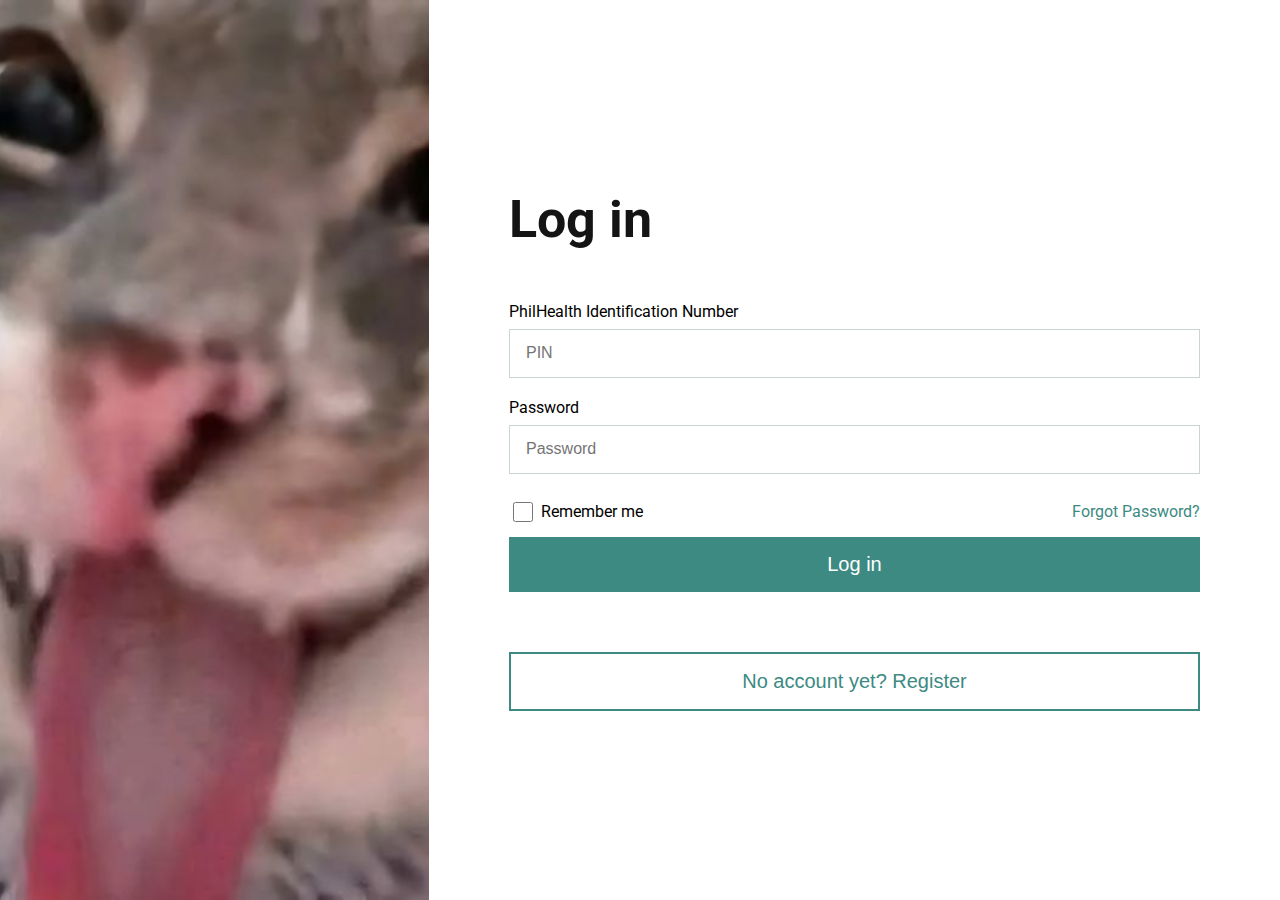
<file: index.html>
<!DOCTYPE html>
<html lang="en">
<head>
    <meta charset="UTF-8">
    <meta name="viewport" content="width=device-width, initial-scale=1.0">
    <title>MembrEase</title>

    <link rel="preconnect" href="https://fonts.googleapis.com">
    <link rel="preconnect" href="https://fonts.gstatic.com" crossorigin>
    <link href="https://fonts.googleapis.com/css2?family=Roboto:ital,wght@0,100..900;1,100..900&display=swap" rel="stylesheet">

    <link rel="stylesheet" href="../css/design.css">
</head>
<body>


    <div class="parent">

        <div class="section-1">
        </div>

        <div class="section-2">

            <div class="title">Log in</div>

            <div class="pin">
                <div>PhilHealth Identification Number</div>
                <input type="text" placeholder="PIN">
            </div>

            <div class="password">
                <div>Password</div>
                <input type="password" placeholder="Password">
            </div>


            <div class="user-help">

                <div class="remember-me">
                    <input type="checkbox">
                    <p>Remember me</p>
                </div>
                
                <div class="forgot-password">
                    <a href="">Forgot Password?</a>
                </div>
            </div>
            

            <button class="log-in">Log in</button>

            <button class="register">No account yet? Register</button>

            
        </div>

    </div>

    
    
</body>
</html>
</file>
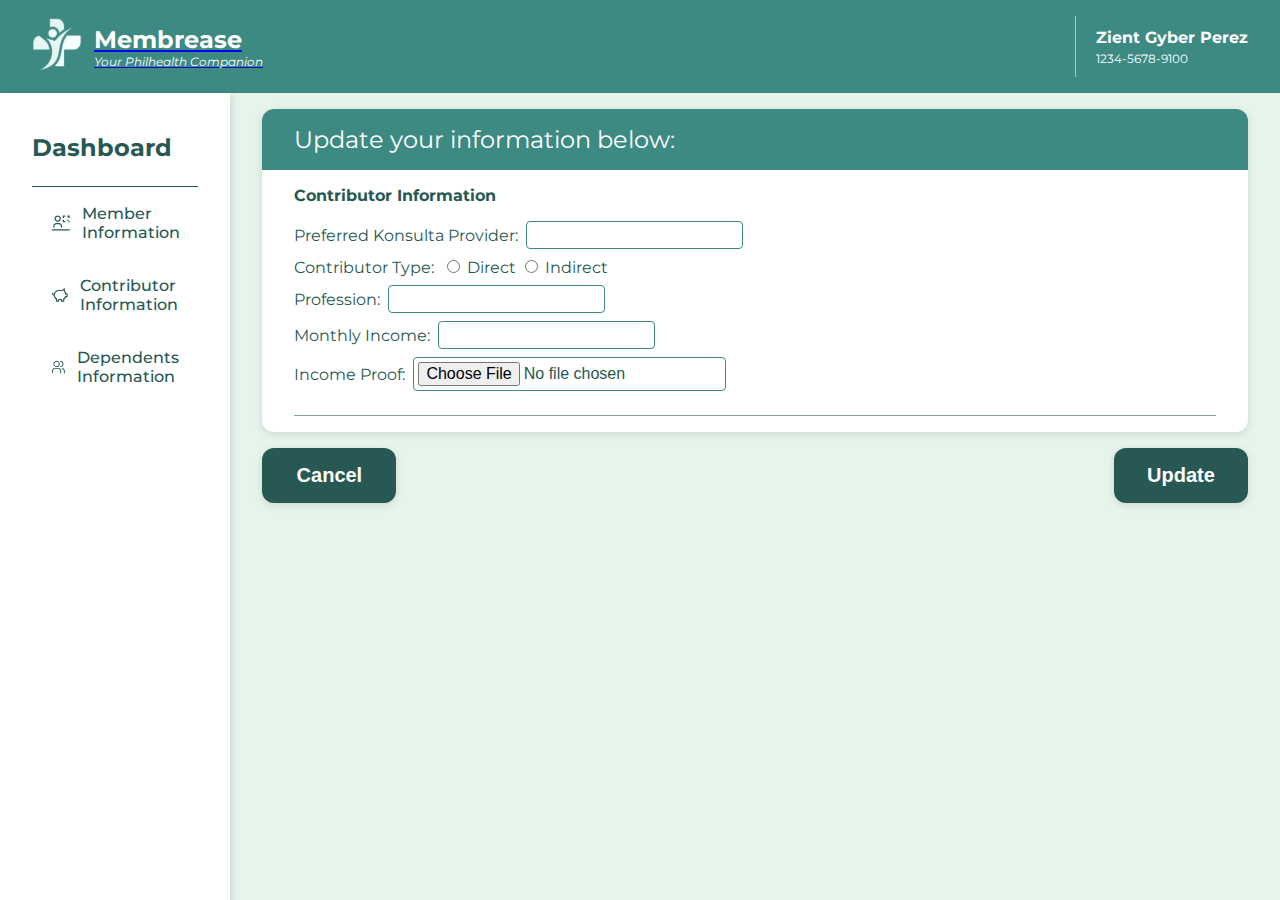
<file: html/contributor-update.html>
<!DOCTYPE html>
<html lang="en">
<head>
    <meta charset="UTF-8">
    <meta name="viewport" content="width=device-width, initial-scale=1.0">
    <title>Dashboard</title>

    <link rel="stylesheet" href="../css/dashboard.css">
    
    <link rel="stylesheet" href="https://cdnjs.cloudflare.com/ajax/libs/font-awesome/6.6.0/css/all.min.css" integrity="sha512-Kc323vGBEqzTmouAECnVceyQqyqdsSiqLQISBL29aUW4U/M7pSPA/gEUZQqv1cwx4OnYxTxve5UMg5GT6L4JJg==" crossorigin="anonymous" referrerpolicy="no-referrer" />

    <link rel="preconnect" href="https://fonts.googleapis.com">
    <link rel="preconnect" href="https://fonts.gstatic.com" crossorigin>
    <link href="https://fonts.googleapis.com/css2?family=Montserrat:ital,wght@0,100..900;1,100..900&family=Roboto:ital,wght@0,100..900;1,100..900&display=swap" rel="stylesheet">

</head>
<body>

    <div class="parent">

        <div class="topbar">
            
            <a href="../html/member.html">
                <div class="logo">
                    <div class="logo-picture">
                        <svg width="50" height="57" viewBox="0 0 50 57" fill="none" xmlns="http://www.w3.org/2000/svg" xmlns:xlink="http://www.w3.org/1999/xlink">
                            <rect width="50" height="57" fill="url(#pattern0_14_125)"/>
                            <defs>
                            <pattern id="pattern0_14_125" patternContentUnits="objectBoundingBox" width="1" height="1">
                            <use xlink:href="#image0_14_125" transform="matrix(0.000729367 0 0 0.000639795 -0.07 0)"/>
                            </pattern>
                            <image id="image0_14_125" width="1563" height="1563" preserveAspectRatio="none" xlink:href="[data-uri]"/>
                            </defs>
                            </svg>    
                    </div>
                    <div class="logo-title">
                        <div>Membrease</div>
                        <div>Your Philhealth Companion</div>
                    </div>
                </div>
            </a>

            <div class="search-bar">

            </div>

            <div class="account">
                <div class="profile-picture">
                    <i class="fa-regular fa-user"></i>
                </div>
                
                <div class="member-name-id-wrapper">
                    <div class="member-name">
                        <div>Zient Gyber Perez</div>
                    </div>
                    <div class="member-id">
                        <div>1234-5678-9100</div>
                    </div>
                </div>
                
            </div>

        </div>
        
        <main class="main">

            <section class="sidebar">

                <div class="sidebar-title">
                    <p>Dashboard</p>
                </div>

                <div class="sidebar-tools">
                    <div class="member-information content-panel " data-section="member-information">
                        <svg width="28" height="24" viewBox="0 0 28 24" fill="none" xmlns="http://www.w3.org/2000/svg" >
                            <path d="M16 19H14V17C13.9992 16.2046 13.6829 15.442 13.1204 14.8796C12.558 14.3171 11.7954 14.0008 11 14H7C6.20459 14.0008 5.44199 14.3171 4.87956 14.8796C4.31712 15.442 4.00079 16.2046 4 17V19H2V17C2.00159 15.6744 2.52888 14.4036 3.46622 13.4662C4.40356 12.5289 5.67441 12.0016 7 12H11C12.3256 12.0016 13.5964 12.5289 14.5338 13.4662C15.4711 14.4036 15.9984 15.6744 16 17V19ZM9 2C9.59334 2 10.1734 2.17595 10.6667 2.50559C11.1601 2.83524 11.5446 3.30377 11.7716 3.85195C11.9987 4.40013 12.0581 5.00333 11.9424 5.58527C11.8266 6.16721 11.5409 6.70176 11.1213 7.12132C10.7018 7.54088 10.1672 7.8266 9.58527 7.94236C9.00333 8.05811 8.40013 7.9987 7.85195 7.77164C7.30377 7.54458 6.83524 7.16006 6.50559 6.66671C6.17595 6.17336 6 5.59334 6 5C6 4.20435 6.31607 3.44129 6.87868 2.87868C7.44129 2.31607 8.20435 2 9 2ZM9 0C8.01109 0 7.04439 0.293245 6.22215 0.842652C5.3999 1.39206 4.75904 2.17295 4.3806 3.08658C4.00216 4.00021 3.90315 5.00555 4.09607 5.97545C4.289 6.94536 4.7652 7.83627 5.46447 8.53553C6.16373 9.2348 7.05464 9.711 8.02455 9.90393C8.99445 10.0969 9.99979 9.99784 10.9134 9.6194C11.827 9.24096 12.6079 8.6001 13.1573 7.77785C13.7068 6.95561 14 5.98891 14 5C14 3.67392 13.4732 2.40215 12.5355 1.46447C11.5979 0.526784 10.3261 0 9 0ZM0 22H28V24H0V22ZM28 4H26V2H24V0H28V4ZM17 0H21V2H19V4H17V0ZM26 9H28V11H26V9ZM24 7H26V9H24V7ZM17 7H19V9H21V11H17V7Z" fill="#275853"/>
                            </svg>                            
                            Member Information
                    </div>
                    <div class="contributor-information content-panel active" data-section="contributor-information">
                        <svg width="28" height="24" viewBox="0 0 28 24" fill="none" xmlns="http://www.w3.org/2000/svg">
                            <path d="M27 9H24.98C24.9512 8.20994 24.7606 7.43419 24.42 6.72072C24.0795 6.00725 23.5962 5.37124 23 4.852V1C23 0.814289 22.9483 0.632245 22.8507 0.474269C22.753 0.316293 22.6133 0.188626 22.4472 0.105573C22.2811 0.0225203 22.0952 -0.0126368 21.9102 0.00404117C21.7252 0.0207191 21.5486 0.0885731 21.4 0.2L17.667 3H13C7.49 3 3.537 6.241 3.052 11H3C2.73478 11 2.48043 10.8946 2.29289 10.7071C2.10536 10.5196 2 10.2652 2 10V8H0V10C0.000794215 10.7954 0.31712 11.558 0.879557 12.1204C1.44199 12.6829 2.20459 12.9992 3 13H3.07C3.21483 14.3113 3.64091 15.5759 4.31915 16.7076C4.99738 17.8392 5.91181 18.8111 7 19.557V23C7 23.2652 7.10536 23.5196 7.29289 23.7071C7.48043 23.8946 7.73478 24 8 24H12C12.2652 24 12.5196 23.8946 12.7071 23.7071C12.8946 23.5196 13 23.2652 13 23V21H16V23C16 23.2652 16.1054 23.5196 16.2929 23.7071C16.4804 23.8946 16.7348 24 17 24H21C21.2652 24 21.5196 23.8946 21.7071 23.7071C21.8946 23.5196 22 23.2652 22 23V19.637C22.722 19.2941 23.3533 18.7863 23.843 18.1545C24.3327 17.5227 24.667 16.7847 24.819 16H27C27.2652 16 27.5196 15.8946 27.7071 15.7071C27.8946 15.5196 28 15.2652 28 15V10C28 9.73478 27.8946 9.48043 27.7071 9.29289C27.5196 9.10536 27.2652 9 27 9ZM26 14H23.124C22.819 16.753 22.301 17.485 20 18.315V22H18V19H11V22H9V18.378C7.79567 17.8054 6.77964 16.9013 6.07114 15.7715C5.36263 14.6418 4.99105 13.3335 5 12C5 7.165 9.018 5 13 5H18.334L21 3V5.776C23.418 7.636 22.913 8.962 23.018 11H26V14Z" fill="#275853"/>
                            </svg>                                               
                            Contributor Information
                    </div>
                    <div class="dependents-information content-panel" data-section="dependents-information">
                        <svg width="23" height="22" viewBox="0 0 23 22" fill="none" xmlns="http://www.w3.org/2000/svg">
                            <path d="M23 22H21.3571V18.0714C21.3558 17.0299 20.9227 16.0314 20.1528 15.2949C19.3828 14.5584 18.3389 14.1441 17.25 14.1429V12.5714C18.7743 12.5735 20.2356 13.1536 21.3135 14.1846C22.3913 15.2156 22.9978 16.6134 23 18.0714V22ZM16.4286 22H14.7857V18.0714C14.7844 17.0299 14.3513 16.0314 13.5813 15.2949C12.8114 14.5584 11.7675 14.1441 10.6786 14.1429H5.75C4.66112 14.1441 3.61721 14.5584 2.84725 15.2949C2.0773 16.0314 1.64416 17.0299 1.64286 18.0714V22H0V18.0714C0.00217296 16.6134 0.608673 15.2156 1.68654 14.1846C2.7644 13.1536 4.22567 12.5735 5.75 12.5714H10.6786C12.2029 12.5735 13.6642 13.1536 14.742 14.1846C15.8199 15.2156 16.4264 16.6134 16.4286 18.0714V22ZM14.7857 0V1.57143C15.875 1.57143 16.9197 1.98533 17.6899 2.72208C18.4601 3.45883 18.8929 4.45808 18.8929 5.5C18.8929 6.54192 18.4601 7.54117 17.6899 8.27792C16.9197 9.01467 15.875 9.42857 14.7857 9.42857V11C16.3107 11 17.7732 10.4205 18.8516 9.38909C19.9299 8.35764 20.5357 6.95869 20.5357 5.5C20.5357 4.04131 19.9299 2.64236 18.8516 1.61091C17.7732 0.579463 16.3107 0 14.7857 0ZM8.21429 1.57143C9.0266 1.57143 9.82068 1.80184 10.4961 2.23351C11.1715 2.66519 11.6979 3.27875 12.0088 3.9966C12.3197 4.71445 12.401 5.50436 12.2425 6.26643C12.084 7.02849 11.6929 7.7285 11.1185 8.27792C10.5441 8.82734 9.81226 9.2015 9.01555 9.35309C8.21884 9.50467 7.39303 9.42687 6.64255 9.12953C5.89207 8.83218 5.25062 8.32865 4.79932 7.6826C4.34802 7.03655 4.10714 6.277 4.10714 5.5C4.10714 4.45808 4.53986 3.45883 5.3101 2.72208C6.08034 1.98533 7.125 1.57143 8.21429 1.57143ZM8.21429 0C7.07704 0 5.96534 0.322569 5.01976 0.926917C4.07417 1.53126 3.33718 2.39025 2.90198 3.39524C2.46677 4.40023 2.35291 5.5061 2.57477 6.573C2.79664 7.63989 3.34427 8.6199 4.14842 9.38909C4.95257 10.1583 5.97713 10.6821 7.09252 10.8943C8.20791 11.1065 9.36404 10.9976 10.4147 10.5813C11.4654 10.1651 12.3634 9.46011 12.9952 8.55564C13.6271 7.65117 13.9643 6.5878 13.9643 5.5C13.9643 4.04131 13.3585 2.64236 12.2801 1.61091C11.2018 0.579463 9.73928 0 8.21429 0Z" fill="#275853"/>
                            </svg>
                            Dependents Information
                    </div>
                    
                 </div>

                 <div class="about-logout">
                    <div></div>
                    <div></div>
                </div>


            </section>


            <section class="dashboard">

                <div class="section-4">
  
                    <div class="update-information">
                      <div class="update-information-title">Update your information below:</div>
            
                      <div class="update-information-list">
            
                        <div class="update-member-information">
                            <p>Contributor Information</p>
                
                            <div class="konsulta-center">
                                <div>Preferred Konsulta Provider: </div>
                                <input type="text">
                            </div>

                            <div class="contributor-type">
                                <div>Contributor Type: </div>
                                <div class="options">
                                    <label><input type="radio" name="civil-status" value="S" /> Direct</label>
                                    <label><input type="radio" name="civil-status" value="M" /> Indirect</label>
                                  </div>
                            </div>

                            <div class="profession">
                                <div>Profession: </div>
                                <input type="text">
                            </div>

                            <div class="monthly-income">
                                <div>Monthly Income: </div>
                                <input type="number">
                            </div>

                            <div class="income-proof">
                                <div>Income Proof: </div>
                                <input type="file">
                            </div>
            
                        </div>
                
                      </div>
            
                    </div>
            
                    <div style="display:flex; justify-content: space-between;">
                     <a href="../html/contributor.html"><button class="cancel-button">Cancel</button></a> 
                      <button class="save-button">Update</button>
                    </div>
                  </div>
                

            </section>

        </main>


    </div>




   

    <script src="../js/script.js"></script>
</body>
</html>
</file>
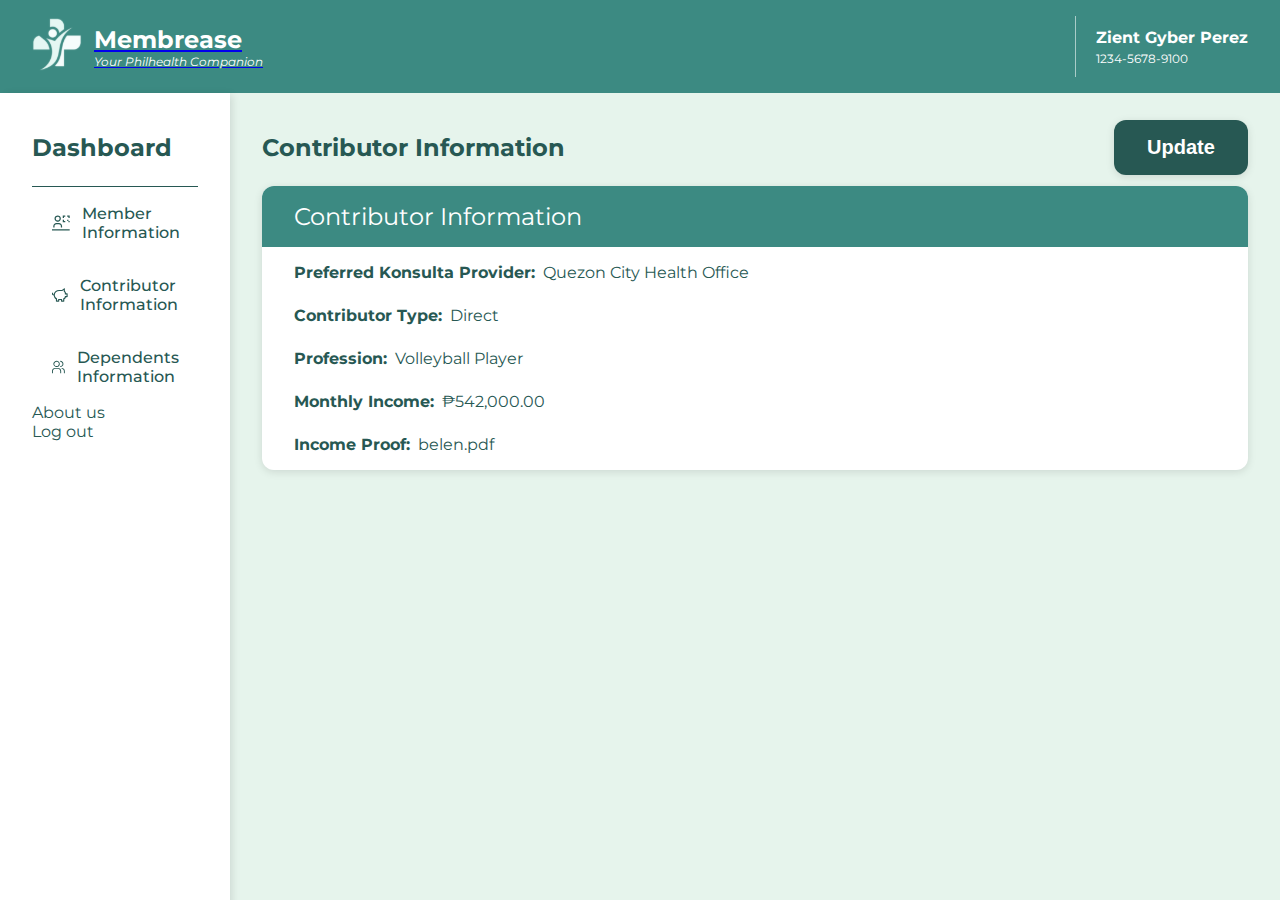
<file: html/contributor.html>
<!DOCTYPE html>
<html lang="en">
<head>
    <meta charset="UTF-8">
    <meta name="viewport" content="width=device-width, initial-scale=1.0">
    <title>Dashboard</title>

    <link rel="stylesheet" href="../css/dashboard.css">
    
    <link rel="stylesheet" href="https://cdnjs.cloudflare.com/ajax/libs/font-awesome/6.6.0/css/all.min.css" integrity="sha512-Kc323vGBEqzTmouAECnVceyQqyqdsSiqLQISBL29aUW4U/M7pSPA/gEUZQqv1cwx4OnYxTxve5UMg5GT6L4JJg==" crossorigin="anonymous" referrerpolicy="no-referrer" />

    <link rel="preconnect" href="https://fonts.googleapis.com">
    <link rel="preconnect" href="https://fonts.gstatic.com" crossorigin>
    <link href="https://fonts.googleapis.com/css2?family=Montserrat:ital,wght@0,100..900;1,100..900&family=Roboto:ital,wght@0,100..900;1,100..900&display=swap" rel="stylesheet">

</head>
<body>

    <div class="parent">

        <div class="topbar">
            
            <a href="../html/member.html">
                <div class="logo">
                    <div class="logo-picture">
                        <svg width="50" height="57" viewBox="0 0 50 57" fill="none" xmlns="http://www.w3.org/2000/svg" xmlns:xlink="http://www.w3.org/1999/xlink">
                            <rect width="50" height="57" fill="url(#pattern0_14_125)"/>
                            <defs>
                            <pattern id="pattern0_14_125" patternContentUnits="objectBoundingBox" width="1" height="1">
                            <use xlink:href="#image0_14_125" transform="matrix(0.000729367 0 0 0.000639795 -0.07 0)"/>
                            </pattern>
                            <image id="image0_14_125" width="1563" height="1563" preserveAspectRatio="none" xlink:href="[data-uri]"/>
                            </defs>
                            </svg>    
                    </div>
                    <div class="logo-title">
                        <div>Membrease</div>
                        <div>Your Philhealth Companion</div>
                    </div>
                </div>
            </a>
        

            <div class="search-bar">

            </div>

            <div class="account">
                <div class="profile-picture">
                    <i class="fa-regular fa-user"></i>
                </div>
                
                <div class="member-name-id-wrapper">
                    <div class="member-name">
                        <div>Zient Gyber Perez</div>
                    </div>
                    <div class="member-id">
                        <div>1234-5678-9100</div>
                    </div>
                </div>
                
            </div>

        </div>
        
        <main class="main">

            <section class="sidebar">

                <div class="sidebar-title">
                    <p>Dashboard</p>
                </div>

                <div class="sidebar-tools">
                    <div class="member-information content-panel active" data-section="member-information" onclick="window.location.href='member.html'">      
                        <svg width="28" height="24" viewBox="0 0 28 24" fill="none" xmlns="http://www.w3.org/2000/svg" >
                            <path d="M16 19H14V17C13.9992 16.2046 13.6829 15.442 13.1204 14.8796C12.558 14.3171 11.7954 14.0008 11 14H7C6.20459 14.0008 5.44199 14.3171 4.87956 14.8796C4.31712 15.442 4.00079 16.2046 4 17V19H2V17C2.00159 15.6744 2.52888 14.4036 3.46622 13.4662C4.40356 12.5289 5.67441 12.0016 7 12H11C12.3256 12.0016 13.5964 12.5289 14.5338 13.4662C15.4711 14.4036 15.9984 15.6744 16 17V19ZM9 2C9.59334 2 10.1734 2.17595 10.6667 2.50559C11.1601 2.83524 11.5446 3.30377 11.7716 3.85195C11.9987 4.40013 12.0581 5.00333 11.9424 5.58527C11.8266 6.16721 11.5409 6.70176 11.1213 7.12132C10.7018 7.54088 10.1672 7.8266 9.58527 7.94236C9.00333 8.05811 8.40013 7.9987 7.85195 7.77164C7.30377 7.54458 6.83524 7.16006 6.50559 6.66671C6.17595 6.17336 6 5.59334 6 5C6 4.20435 6.31607 3.44129 6.87868 2.87868C7.44129 2.31607 8.20435 2 9 2ZM9 0C8.01109 0 7.04439 0.293245 6.22215 0.842652C5.3999 1.39206 4.75904 2.17295 4.3806 3.08658C4.00216 4.00021 3.90315 5.00555 4.09607 5.97545C4.289 6.94536 4.7652 7.83627 5.46447 8.53553C6.16373 9.2348 7.05464 9.711 8.02455 9.90393C8.99445 10.0969 9.99979 9.99784 10.9134 9.6194C11.827 9.24096 12.6079 8.6001 13.1573 7.77785C13.7068 6.95561 14 5.98891 14 5C14 3.67392 13.4732 2.40215 12.5355 1.46447C11.5979 0.526784 10.3261 0 9 0ZM0 22H28V24H0V22ZM28 4H26V2H24V0H28V4ZM17 0H21V2H19V4H17V0ZM26 9H28V11H26V9ZM24 7H26V9H24V7ZM17 7H19V9H21V11H17V7Z" fill="#275853"/>
                            </svg>                            
                            Member Information
                    </div>

                    <div class="contributor-information content-panel" data-section="contributor-information" onclick="window.location.href='contributor.html'">

                        <svg width="28" height="24" viewBox="0 0 28 24" fill="none" xmlns="http://www.w3.org/2000/svg">
                            <path d="M27 9H24.98C24.9512 8.20994 24.7606 7.43419 24.42 6.72072C24.0795 6.00725 23.5962 5.37124 23 4.852V1C23 0.814289 22.9483 0.632245 22.8507 0.474269C22.753 0.316293 22.6133 0.188626 22.4472 0.105573C22.2811 0.0225203 22.0952 -0.0126368 21.9102 0.00404117C21.7252 0.0207191 21.5486 0.0885731 21.4 0.2L17.667 3H13C7.49 3 3.537 6.241 3.052 11H3C2.73478 11 2.48043 10.8946 2.29289 10.7071C2.10536 10.5196 2 10.2652 2 10V8H0V10C0.000794215 10.7954 0.31712 11.558 0.879557 12.1204C1.44199 12.6829 2.20459 12.9992 3 13H3.07C3.21483 14.3113 3.64091 15.5759 4.31915 16.7076C4.99738 17.8392 5.91181 18.8111 7 19.557V23C7 23.2652 7.10536 23.5196 7.29289 23.7071C7.48043 23.8946 7.73478 24 8 24H12C12.2652 24 12.5196 23.8946 12.7071 23.7071C12.8946 23.5196 13 23.2652 13 23V21H16V23C16 23.2652 16.1054 23.5196 16.2929 23.7071C16.4804 23.8946 16.7348 24 17 24H21C21.2652 24 21.5196 23.8946 21.7071 23.7071C21.8946 23.5196 22 23.2652 22 23V19.637C22.722 19.2941 23.3533 18.7863 23.843 18.1545C24.3327 17.5227 24.667 16.7847 24.819 16H27C27.2652 16 27.5196 15.8946 27.7071 15.7071C27.8946 15.5196 28 15.2652 28 15V10C28 9.73478 27.8946 9.48043 27.7071 9.29289C27.5196 9.10536 27.2652 9 27 9ZM26 14H23.124C22.819 16.753 22.301 17.485 20 18.315V22H18V19H11V22H9V18.378C7.79567 17.8054 6.77964 16.9013 6.07114 15.7715C5.36263 14.6418 4.99105 13.3335 5 12C5 7.165 9.018 5 13 5H18.334L21 3V5.776C23.418 7.636 22.913 8.962 23.018 11H26V14Z" fill="#275853"/>
                            </svg>                                               
                            Contributor Information
                    </div>


                    <div class="dependents-information content-panel" data-section="dependents-information" onclick="window.location.href='dependent.html'">

                        <svg width="23" height="22" viewBox="0 0 23 22" fill="none" xmlns="http://www.w3.org/2000/svg">
                            <path d="M23 22H21.3571V18.0714C21.3558 17.0299 20.9227 16.0314 20.1528 15.2949C19.3828 14.5584 18.3389 14.1441 17.25 14.1429V12.5714C18.7743 12.5735 20.2356 13.1536 21.3135 14.1846C22.3913 15.2156 22.9978 16.6134 23 18.0714V22ZM16.4286 22H14.7857V18.0714C14.7844 17.0299 14.3513 16.0314 13.5813 15.2949C12.8114 14.5584 11.7675 14.1441 10.6786 14.1429H5.75C4.66112 14.1441 3.61721 14.5584 2.84725 15.2949C2.0773 16.0314 1.64416 17.0299 1.64286 18.0714V22H0V18.0714C0.00217296 16.6134 0.608673 15.2156 1.68654 14.1846C2.7644 13.1536 4.22567 12.5735 5.75 12.5714H10.6786C12.2029 12.5735 13.6642 13.1536 14.742 14.1846C15.8199 15.2156 16.4264 16.6134 16.4286 18.0714V22ZM14.7857 0V1.57143C15.875 1.57143 16.9197 1.98533 17.6899 2.72208C18.4601 3.45883 18.8929 4.45808 18.8929 5.5C18.8929 6.54192 18.4601 7.54117 17.6899 8.27792C16.9197 9.01467 15.875 9.42857 14.7857 9.42857V11C16.3107 11 17.7732 10.4205 18.8516 9.38909C19.9299 8.35764 20.5357 6.95869 20.5357 5.5C20.5357 4.04131 19.9299 2.64236 18.8516 1.61091C17.7732 0.579463 16.3107 0 14.7857 0ZM8.21429 1.57143C9.0266 1.57143 9.82068 1.80184 10.4961 2.23351C11.1715 2.66519 11.6979 3.27875 12.0088 3.9966C12.3197 4.71445 12.401 5.50436 12.2425 6.26643C12.084 7.02849 11.6929 7.7285 11.1185 8.27792C10.5441 8.82734 9.81226 9.2015 9.01555 9.35309C8.21884 9.50467 7.39303 9.42687 6.64255 9.12953C5.89207 8.83218 5.25062 8.32865 4.79932 7.6826C4.34802 7.03655 4.10714 6.277 4.10714 5.5C4.10714 4.45808 4.53986 3.45883 5.3101 2.72208C6.08034 1.98533 7.125 1.57143 8.21429 1.57143ZM8.21429 0C7.07704 0 5.96534 0.322569 5.01976 0.926917C4.07417 1.53126 3.33718 2.39025 2.90198 3.39524C2.46677 4.40023 2.35291 5.5061 2.57477 6.573C2.79664 7.63989 3.34427 8.6199 4.14842 9.38909C4.95257 10.1583 5.97713 10.6821 7.09252 10.8943C8.20791 11.1065 9.36404 10.9976 10.4147 10.5813C11.4654 10.1651 12.3634 9.46011 12.9952 8.55564C13.6271 7.65117 13.9643 6.5878 13.9643 5.5C13.9643 4.04131 13.3585 2.64236 12.2801 1.61091C11.2018 0.579463 9.73928 0 8.21429 0Z" fill="#275853"/>
                            </svg>
                            Dependents Information

                    </div>

             </div>

             <div class="about-out">
                <div class="about-us" onclick="window.location.href='about-us.html'">
                    <div>About us</div>
                </div>

                <div class="log-out">
                    <div onclick="window.location.href=''">Log out</div>
                </div>
            </div>


            </section>


            <section class="dashboard">

                <div class="section-1">
                    <div class="dashboard-title">
                        <p>Contributor Information</p>
                    </div>

                    <a class="" href="../html/contributor-update.html">
                        <div class="button" onclick="">
                            <button class="update-button">Update</button>
                        </div>
                    </a>
                    
                </div>

                <div class="section-3">
                    <div class="spouse-information">

                        <div class="spouse-information-title">Contributor Information</div>

                        <div class="spouse-information-list">

                            <div class="konsulta-center">
                                <div>Preferred Konsulta Provider: </div>
                                <div>Quezon City Health Office</div>
                            </div>

                            <div class="contributor-type">
                                <div>Contributor Type: </div>
                                <div>Direct</div>
                            </div>

                            <div class="profession">
                                <div>Profession: </div>
                                <div>Volleyball Player</div>
                            </div>

                            <div class="monthly-income">
                                <div>Monthly Income: </div>
                                <div>₱542,000.00</div>
                            </div>

                            <div class="income-proof">
                                <div>Income Proof: </div>
                                <div>belen.pdf</div>
                            </div>

                        </div>
                        
                    </div>
                </div>
                

            </section>

        </main>



    </div>




 

   

    <script src="../js/script.js"></script>
    
</body>
</html>
</file>
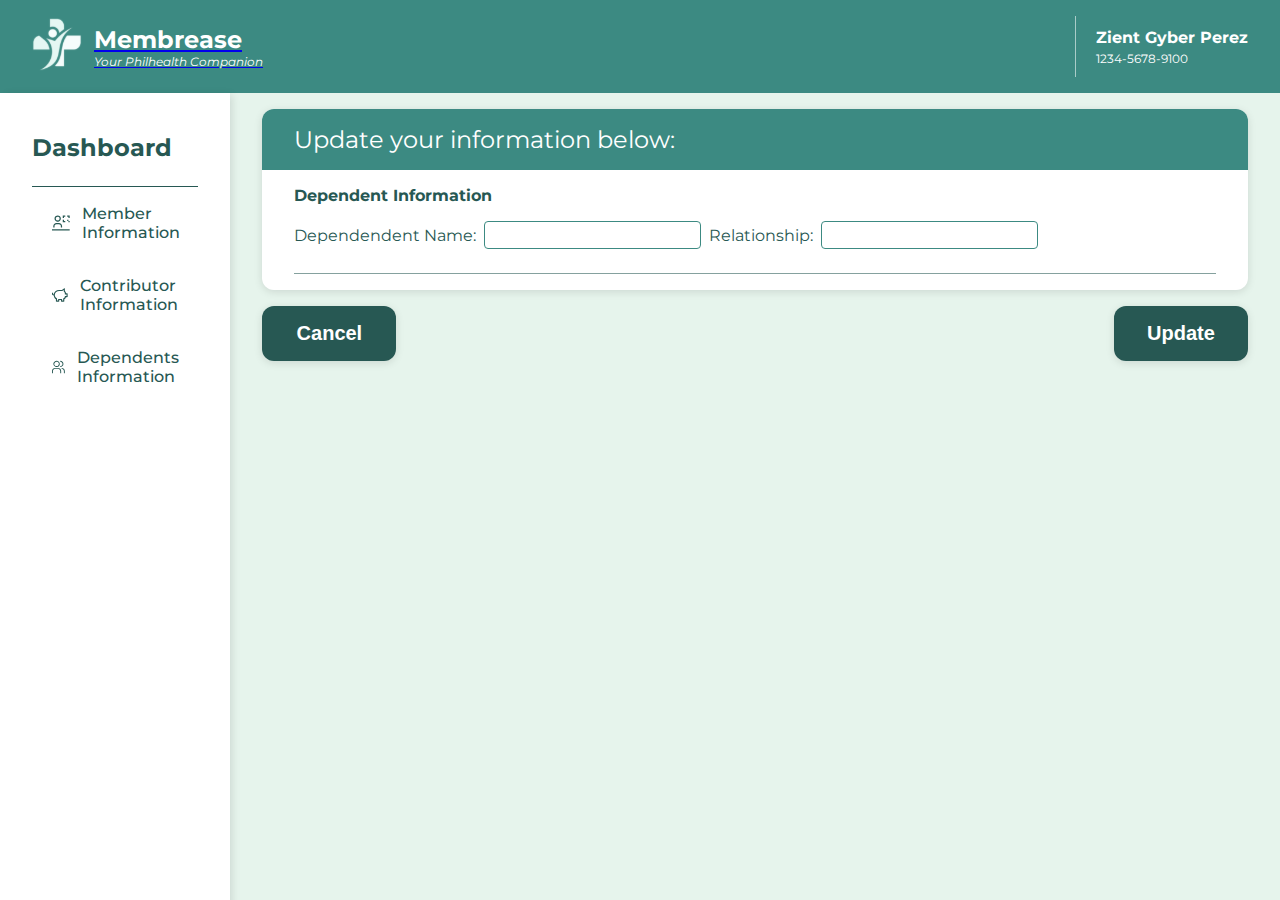
<file: html/dependent-update.html>
<!DOCTYPE html>
<html lang="en">
<head>
    <meta charset="UTF-8">
    <meta name="viewport" content="width=device-width, initial-scale=1.0">
    <title>Dashboard</title>

    <link rel="stylesheet" href="../css/dashboard.css">
    
    <link rel="stylesheet" href="https://cdnjs.cloudflare.com/ajax/libs/font-awesome/6.6.0/css/all.min.css" integrity="sha512-Kc323vGBEqzTmouAECnVceyQqyqdsSiqLQISBL29aUW4U/M7pSPA/gEUZQqv1cwx4OnYxTxve5UMg5GT6L4JJg==" crossorigin="anonymous" referrerpolicy="no-referrer" />

    <link rel="preconnect" href="https://fonts.googleapis.com">
    <link rel="preconnect" href="https://fonts.gstatic.com" crossorigin>
    <link href="https://fonts.googleapis.com/css2?family=Montserrat:ital,wght@0,100..900;1,100..900&family=Roboto:ital,wght@0,100..900;1,100..900&display=swap" rel="stylesheet">

</head>
<body>

    <div class="parent">

        <div class="topbar">
            
            <a href="../html/member.html">
                <div class="logo">
                    <div class="logo-picture">
                        <svg width="50" height="57" viewBox="0 0 50 57" fill="none" xmlns="http://www.w3.org/2000/svg" xmlns:xlink="http://www.w3.org/1999/xlink">
                            <rect width="50" height="57" fill="url(#pattern0_14_125)"/>
                            <defs>
                            <pattern id="pattern0_14_125" patternContentUnits="objectBoundingBox" width="1" height="1">
                            <use xlink:href="#image0_14_125" transform="matrix(0.000729367 0 0 0.000639795 -0.07 0)"/>
                            </pattern>
                            <image id="image0_14_125" width="1563" height="1563" preserveAspectRatio="none" xlink:href="[data-uri]"/>
                            </defs>
                            </svg>    
                    </div>
                    <div class="logo-title">
                        <div>Membrease</div>
                        <div>Your Philhealth Companion</div>
                    </div>
                </div>
            </a>

            <div class="search-bar">

            </div>

            <div class="account">
                <div class="profile-picture">
                    <i class="fa-regular fa-user"></i>
                </div>
                
                <div class="member-name-id-wrapper">
                    <div class="member-name">
                        <div>Zient Gyber Perez</div>
                    </div>
                    <div class="member-id">
                        <div>1234-5678-9100</div>
                    </div>
                </div>
                
            </div>

        </div>
        
        <main class="main">

            <section class="sidebar">

                <div class="sidebar-title">
                    <p>Dashboard</p>
                </div>

                <div class="sidebar-tools">
                    <div class="member-information content-panel " data-section="member-information">
                        <svg width="28" height="24" viewBox="0 0 28 24" fill="none" xmlns="http://www.w3.org/2000/svg" >
                            <path d="M16 19H14V17C13.9992 16.2046 13.6829 15.442 13.1204 14.8796C12.558 14.3171 11.7954 14.0008 11 14H7C6.20459 14.0008 5.44199 14.3171 4.87956 14.8796C4.31712 15.442 4.00079 16.2046 4 17V19H2V17C2.00159 15.6744 2.52888 14.4036 3.46622 13.4662C4.40356 12.5289 5.67441 12.0016 7 12H11C12.3256 12.0016 13.5964 12.5289 14.5338 13.4662C15.4711 14.4036 15.9984 15.6744 16 17V19ZM9 2C9.59334 2 10.1734 2.17595 10.6667 2.50559C11.1601 2.83524 11.5446 3.30377 11.7716 3.85195C11.9987 4.40013 12.0581 5.00333 11.9424 5.58527C11.8266 6.16721 11.5409 6.70176 11.1213 7.12132C10.7018 7.54088 10.1672 7.8266 9.58527 7.94236C9.00333 8.05811 8.40013 7.9987 7.85195 7.77164C7.30377 7.54458 6.83524 7.16006 6.50559 6.66671C6.17595 6.17336 6 5.59334 6 5C6 4.20435 6.31607 3.44129 6.87868 2.87868C7.44129 2.31607 8.20435 2 9 2ZM9 0C8.01109 0 7.04439 0.293245 6.22215 0.842652C5.3999 1.39206 4.75904 2.17295 4.3806 3.08658C4.00216 4.00021 3.90315 5.00555 4.09607 5.97545C4.289 6.94536 4.7652 7.83627 5.46447 8.53553C6.16373 9.2348 7.05464 9.711 8.02455 9.90393C8.99445 10.0969 9.99979 9.99784 10.9134 9.6194C11.827 9.24096 12.6079 8.6001 13.1573 7.77785C13.7068 6.95561 14 5.98891 14 5C14 3.67392 13.4732 2.40215 12.5355 1.46447C11.5979 0.526784 10.3261 0 9 0ZM0 22H28V24H0V22ZM28 4H26V2H24V0H28V4ZM17 0H21V2H19V4H17V0ZM26 9H28V11H26V9ZM24 7H26V9H24V7ZM17 7H19V9H21V11H17V7Z" fill="#275853"/>
                            </svg>                            
                            Member Information
                    </div>
                    <div class="contributor-information content-panel active" data-section="contributor-information">
                        <svg width="28" height="24" viewBox="0 0 28 24" fill="none" xmlns="http://www.w3.org/2000/svg">
                            <path d="M27 9H24.98C24.9512 8.20994 24.7606 7.43419 24.42 6.72072C24.0795 6.00725 23.5962 5.37124 23 4.852V1C23 0.814289 22.9483 0.632245 22.8507 0.474269C22.753 0.316293 22.6133 0.188626 22.4472 0.105573C22.2811 0.0225203 22.0952 -0.0126368 21.9102 0.00404117C21.7252 0.0207191 21.5486 0.0885731 21.4 0.2L17.667 3H13C7.49 3 3.537 6.241 3.052 11H3C2.73478 11 2.48043 10.8946 2.29289 10.7071C2.10536 10.5196 2 10.2652 2 10V8H0V10C0.000794215 10.7954 0.31712 11.558 0.879557 12.1204C1.44199 12.6829 2.20459 12.9992 3 13H3.07C3.21483 14.3113 3.64091 15.5759 4.31915 16.7076C4.99738 17.8392 5.91181 18.8111 7 19.557V23C7 23.2652 7.10536 23.5196 7.29289 23.7071C7.48043 23.8946 7.73478 24 8 24H12C12.2652 24 12.5196 23.8946 12.7071 23.7071C12.8946 23.5196 13 23.2652 13 23V21H16V23C16 23.2652 16.1054 23.5196 16.2929 23.7071C16.4804 23.8946 16.7348 24 17 24H21C21.2652 24 21.5196 23.8946 21.7071 23.7071C21.8946 23.5196 22 23.2652 22 23V19.637C22.722 19.2941 23.3533 18.7863 23.843 18.1545C24.3327 17.5227 24.667 16.7847 24.819 16H27C27.2652 16 27.5196 15.8946 27.7071 15.7071C27.8946 15.5196 28 15.2652 28 15V10C28 9.73478 27.8946 9.48043 27.7071 9.29289C27.5196 9.10536 27.2652 9 27 9ZM26 14H23.124C22.819 16.753 22.301 17.485 20 18.315V22H18V19H11V22H9V18.378C7.79567 17.8054 6.77964 16.9013 6.07114 15.7715C5.36263 14.6418 4.99105 13.3335 5 12C5 7.165 9.018 5 13 5H18.334L21 3V5.776C23.418 7.636 22.913 8.962 23.018 11H26V14Z" fill="#275853"/>
                            </svg>                                               
                            Contributor Information
                    </div>
                    <div class="dependents-information content-panel" data-section="dependents-information">
                        <svg width="23" height="22" viewBox="0 0 23 22" fill="none" xmlns="http://www.w3.org/2000/svg">
                            <path d="M23 22H21.3571V18.0714C21.3558 17.0299 20.9227 16.0314 20.1528 15.2949C19.3828 14.5584 18.3389 14.1441 17.25 14.1429V12.5714C18.7743 12.5735 20.2356 13.1536 21.3135 14.1846C22.3913 15.2156 22.9978 16.6134 23 18.0714V22ZM16.4286 22H14.7857V18.0714C14.7844 17.0299 14.3513 16.0314 13.5813 15.2949C12.8114 14.5584 11.7675 14.1441 10.6786 14.1429H5.75C4.66112 14.1441 3.61721 14.5584 2.84725 15.2949C2.0773 16.0314 1.64416 17.0299 1.64286 18.0714V22H0V18.0714C0.00217296 16.6134 0.608673 15.2156 1.68654 14.1846C2.7644 13.1536 4.22567 12.5735 5.75 12.5714H10.6786C12.2029 12.5735 13.6642 13.1536 14.742 14.1846C15.8199 15.2156 16.4264 16.6134 16.4286 18.0714V22ZM14.7857 0V1.57143C15.875 1.57143 16.9197 1.98533 17.6899 2.72208C18.4601 3.45883 18.8929 4.45808 18.8929 5.5C18.8929 6.54192 18.4601 7.54117 17.6899 8.27792C16.9197 9.01467 15.875 9.42857 14.7857 9.42857V11C16.3107 11 17.7732 10.4205 18.8516 9.38909C19.9299 8.35764 20.5357 6.95869 20.5357 5.5C20.5357 4.04131 19.9299 2.64236 18.8516 1.61091C17.7732 0.579463 16.3107 0 14.7857 0ZM8.21429 1.57143C9.0266 1.57143 9.82068 1.80184 10.4961 2.23351C11.1715 2.66519 11.6979 3.27875 12.0088 3.9966C12.3197 4.71445 12.401 5.50436 12.2425 6.26643C12.084 7.02849 11.6929 7.7285 11.1185 8.27792C10.5441 8.82734 9.81226 9.2015 9.01555 9.35309C8.21884 9.50467 7.39303 9.42687 6.64255 9.12953C5.89207 8.83218 5.25062 8.32865 4.79932 7.6826C4.34802 7.03655 4.10714 6.277 4.10714 5.5C4.10714 4.45808 4.53986 3.45883 5.3101 2.72208C6.08034 1.98533 7.125 1.57143 8.21429 1.57143ZM8.21429 0C7.07704 0 5.96534 0.322569 5.01976 0.926917C4.07417 1.53126 3.33718 2.39025 2.90198 3.39524C2.46677 4.40023 2.35291 5.5061 2.57477 6.573C2.79664 7.63989 3.34427 8.6199 4.14842 9.38909C4.95257 10.1583 5.97713 10.6821 7.09252 10.8943C8.20791 11.1065 9.36404 10.9976 10.4147 10.5813C11.4654 10.1651 12.3634 9.46011 12.9952 8.55564C13.6271 7.65117 13.9643 6.5878 13.9643 5.5C13.9643 4.04131 13.3585 2.64236 12.2801 1.61091C11.2018 0.579463 9.73928 0 8.21429 0Z" fill="#275853"/>
                            </svg>
                            Dependents Information
                    </div>
                    
                 </div>

                 <div class="about-logout">
                    <div></div>
                    <div></div>
                </div>


            </section>


            <section class="dashboard">

                <div class="section-4">
  
                    <div class="update-information">
                      <div class="update-information-title">Update your information below:</div>
            
                      <div class="update-information-list">
            
                        <div class="update-member-information">
                            <p>Dependent Information</p>
                

                            <div class="profession">
                                <div>Dependendent Name: </div>
                                <input type="text">

                                <div>Relationship: </div>
                                <input type="text">
                            </div>
                            

                         
            
                        </div>
                
                      </div>
            
                    </div>
            
                    <div style="display:flex; justify-content: space-between;">
                     <a href="../html/dependent.html"><button class="cancel-button">Cancel</button></a> 
                      <button class="save-button">Update</button>
                    </div>
                  </div>
                

            </section>

        </main>



    </div>




   

    <script src="../js/script.js"></script>
</body>
</html>
</file>
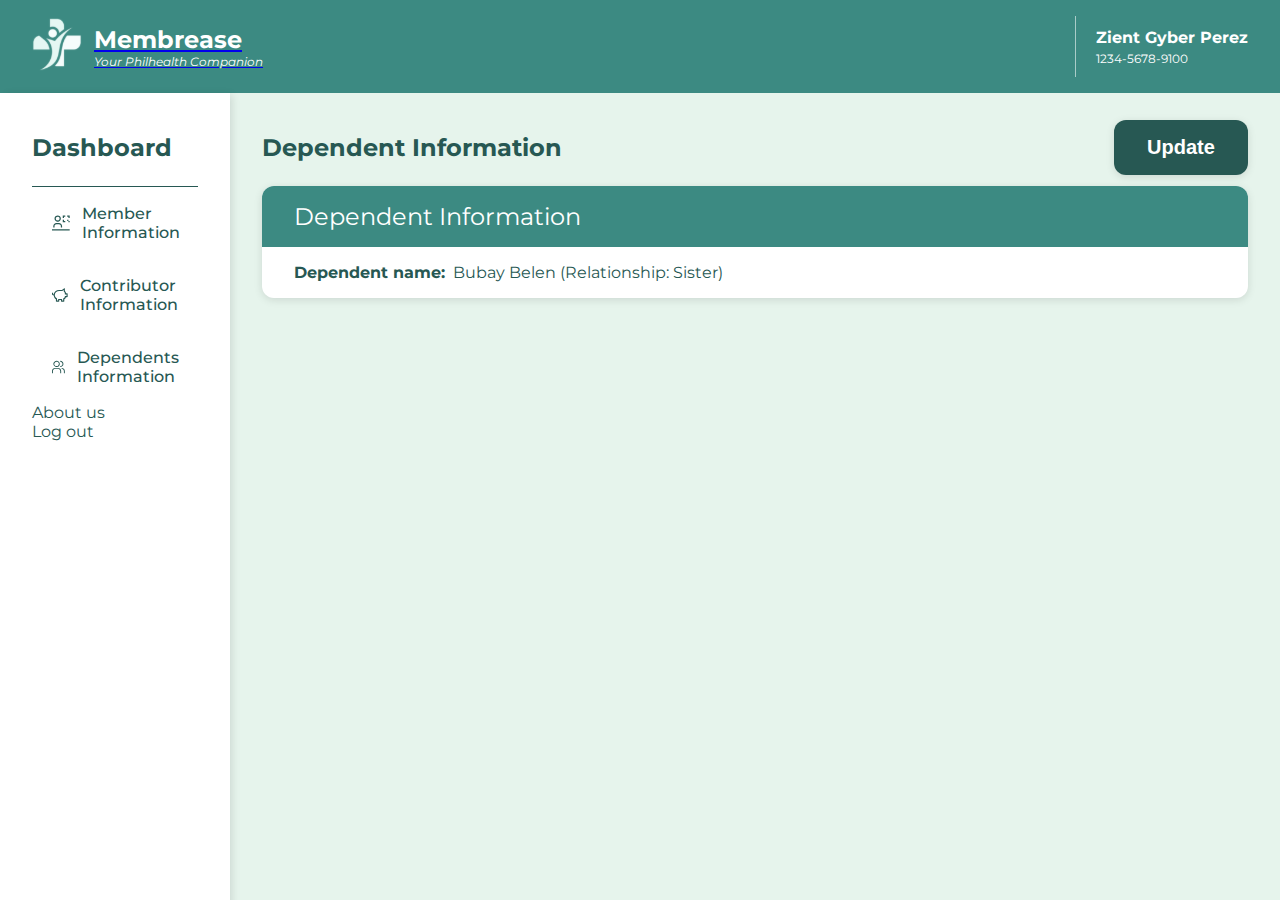
<file: html/dependent.html>
<!DOCTYPE html>
<html lang="en">
<head>
    <meta charset="UTF-8">
    <meta name="viewport" content="width=device-width, initial-scale=1.0">
    <title>Dashboard</title>

    <link rel="stylesheet" href="../css/dashboard.css">
    
    <link rel="stylesheet" href="https://cdnjs.cloudflare.com/ajax/libs/font-awesome/6.6.0/css/all.min.css" integrity="sha512-Kc323vGBEqzTmouAECnVceyQqyqdsSiqLQISBL29aUW4U/M7pSPA/gEUZQqv1cwx4OnYxTxve5UMg5GT6L4JJg==" crossorigin="anonymous" referrerpolicy="no-referrer" />

    <link rel="preconnect" href="https://fonts.googleapis.com">
    <link rel="preconnect" href="https://fonts.gstatic.com" crossorigin>
    <link href="https://fonts.googleapis.com/css2?family=Montserrat:ital,wght@0,100..900;1,100..900&family=Roboto:ital,wght@0,100..900;1,100..900&display=swap" rel="stylesheet">

</head>
<body>

    <div class="parent">

        <div class="topbar">
            
            <a href="../html/member.html">
                <div class="logo">
                    <div class="logo-picture">
                        <svg width="50" height="57" viewBox="0 0 50 57" fill="none" xmlns="http://www.w3.org/2000/svg" xmlns:xlink="http://www.w3.org/1999/xlink">
                            <rect width="50" height="57" fill="url(#pattern0_14_125)"/>
                            <defs>
                            <pattern id="pattern0_14_125" patternContentUnits="objectBoundingBox" width="1" height="1">
                            <use xlink:href="#image0_14_125" transform="matrix(0.000729367 0 0 0.000639795 -0.07 0)"/>
                            </pattern>
                            <image id="image0_14_125" width="1563" height="1563" preserveAspectRatio="none" xlink:href="[data-uri]"/>
                            </defs>
                            </svg>    
                    </div>
                    <div class="logo-title">
                        <div>Membrease</div>
                        <div>Your Philhealth Companion</div>
                    </div>
                </div>
            </a>
        

            <div class="search-bar">
            </div>

            <div class="account">
                <div class="profile-picture">
                    <i class="fa-regular fa-user"></i>
                </div>
                
                <div class="member-name-id-wrapper">
                    <div class="member-name">
                        <div>Zient Gyber Perez</div>
                    </div>
                    <div class="member-id">
                        <div>1234-5678-9100</div>
                    </div>
                </div>
                
            </div>

        </div>
        
        <main class="main">

            <section class="sidebar">

                <div class="sidebar-title">
                    <p>Dashboard</p>
                </div>

                <div class="sidebar-tools">
                    <div class="member-information content-panel " data-section="member-information" onclick="window.location.href='member.html'">      
                        <svg width="28" height="24" viewBox="0 0 28 24" fill="none" xmlns="http://www.w3.org/2000/svg" >
                            <path d="M16 19H14V17C13.9992 16.2046 13.6829 15.442 13.1204 14.8796C12.558 14.3171 11.7954 14.0008 11 14H7C6.20459 14.0008 5.44199 14.3171 4.87956 14.8796C4.31712 15.442 4.00079 16.2046 4 17V19H2V17C2.00159 15.6744 2.52888 14.4036 3.46622 13.4662C4.40356 12.5289 5.67441 12.0016 7 12H11C12.3256 12.0016 13.5964 12.5289 14.5338 13.4662C15.4711 14.4036 15.9984 15.6744 16 17V19ZM9 2C9.59334 2 10.1734 2.17595 10.6667 2.50559C11.1601 2.83524 11.5446 3.30377 11.7716 3.85195C11.9987 4.40013 12.0581 5.00333 11.9424 5.58527C11.8266 6.16721 11.5409 6.70176 11.1213 7.12132C10.7018 7.54088 10.1672 7.8266 9.58527 7.94236C9.00333 8.05811 8.40013 7.9987 7.85195 7.77164C7.30377 7.54458 6.83524 7.16006 6.50559 6.66671C6.17595 6.17336 6 5.59334 6 5C6 4.20435 6.31607 3.44129 6.87868 2.87868C7.44129 2.31607 8.20435 2 9 2ZM9 0C8.01109 0 7.04439 0.293245 6.22215 0.842652C5.3999 1.39206 4.75904 2.17295 4.3806 3.08658C4.00216 4.00021 3.90315 5.00555 4.09607 5.97545C4.289 6.94536 4.7652 7.83627 5.46447 8.53553C6.16373 9.2348 7.05464 9.711 8.02455 9.90393C8.99445 10.0969 9.99979 9.99784 10.9134 9.6194C11.827 9.24096 12.6079 8.6001 13.1573 7.77785C13.7068 6.95561 14 5.98891 14 5C14 3.67392 13.4732 2.40215 12.5355 1.46447C11.5979 0.526784 10.3261 0 9 0ZM0 22H28V24H0V22ZM28 4H26V2H24V0H28V4ZM17 0H21V2H19V4H17V0ZM26 9H28V11H26V9ZM24 7H26V9H24V7ZM17 7H19V9H21V11H17V7Z" fill="#275853"/>
                            </svg>                            
                            Member Information
                    </div>

                    <div class="contributor-information content-panel" data-section="contributor-information" onclick="window.location.href='contributor.html'">

                        <svg width="28" height="24" viewBox="0 0 28 24" fill="none" xmlns="http://www.w3.org/2000/svg">
                            <path d="M27 9H24.98C24.9512 8.20994 24.7606 7.43419 24.42 6.72072C24.0795 6.00725 23.5962 5.37124 23 4.852V1C23 0.814289 22.9483 0.632245 22.8507 0.474269C22.753 0.316293 22.6133 0.188626 22.4472 0.105573C22.2811 0.0225203 22.0952 -0.0126368 21.9102 0.00404117C21.7252 0.0207191 21.5486 0.0885731 21.4 0.2L17.667 3H13C7.49 3 3.537 6.241 3.052 11H3C2.73478 11 2.48043 10.8946 2.29289 10.7071C2.10536 10.5196 2 10.2652 2 10V8H0V10C0.000794215 10.7954 0.31712 11.558 0.879557 12.1204C1.44199 12.6829 2.20459 12.9992 3 13H3.07C3.21483 14.3113 3.64091 15.5759 4.31915 16.7076C4.99738 17.8392 5.91181 18.8111 7 19.557V23C7 23.2652 7.10536 23.5196 7.29289 23.7071C7.48043 23.8946 7.73478 24 8 24H12C12.2652 24 12.5196 23.8946 12.7071 23.7071C12.8946 23.5196 13 23.2652 13 23V21H16V23C16 23.2652 16.1054 23.5196 16.2929 23.7071C16.4804 23.8946 16.7348 24 17 24H21C21.2652 24 21.5196 23.8946 21.7071 23.7071C21.8946 23.5196 22 23.2652 22 23V19.637C22.722 19.2941 23.3533 18.7863 23.843 18.1545C24.3327 17.5227 24.667 16.7847 24.819 16H27C27.2652 16 27.5196 15.8946 27.7071 15.7071C27.8946 15.5196 28 15.2652 28 15V10C28 9.73478 27.8946 9.48043 27.7071 9.29289C27.5196 9.10536 27.2652 9 27 9ZM26 14H23.124C22.819 16.753 22.301 17.485 20 18.315V22H18V19H11V22H9V18.378C7.79567 17.8054 6.77964 16.9013 6.07114 15.7715C5.36263 14.6418 4.99105 13.3335 5 12C5 7.165 9.018 5 13 5H18.334L21 3V5.776C23.418 7.636 22.913 8.962 23.018 11H26V14Z" fill="#275853"/>
                            </svg>                                               
                            Contributor Information
                    </div>


                    <div class="dependents-information content-panel active" data-section="dependents-information" onclick="window.location.href='dependent.html'">

                        <svg width="23" height="22" viewBox="0 0 23 22" fill="none" xmlns="http://www.w3.org/2000/svg">
                            <path d="M23 22H21.3571V18.0714C21.3558 17.0299 20.9227 16.0314 20.1528 15.2949C19.3828 14.5584 18.3389 14.1441 17.25 14.1429V12.5714C18.7743 12.5735 20.2356 13.1536 21.3135 14.1846C22.3913 15.2156 22.9978 16.6134 23 18.0714V22ZM16.4286 22H14.7857V18.0714C14.7844 17.0299 14.3513 16.0314 13.5813 15.2949C12.8114 14.5584 11.7675 14.1441 10.6786 14.1429H5.75C4.66112 14.1441 3.61721 14.5584 2.84725 15.2949C2.0773 16.0314 1.64416 17.0299 1.64286 18.0714V22H0V18.0714C0.00217296 16.6134 0.608673 15.2156 1.68654 14.1846C2.7644 13.1536 4.22567 12.5735 5.75 12.5714H10.6786C12.2029 12.5735 13.6642 13.1536 14.742 14.1846C15.8199 15.2156 16.4264 16.6134 16.4286 18.0714V22ZM14.7857 0V1.57143C15.875 1.57143 16.9197 1.98533 17.6899 2.72208C18.4601 3.45883 18.8929 4.45808 18.8929 5.5C18.8929 6.54192 18.4601 7.54117 17.6899 8.27792C16.9197 9.01467 15.875 9.42857 14.7857 9.42857V11C16.3107 11 17.7732 10.4205 18.8516 9.38909C19.9299 8.35764 20.5357 6.95869 20.5357 5.5C20.5357 4.04131 19.9299 2.64236 18.8516 1.61091C17.7732 0.579463 16.3107 0 14.7857 0ZM8.21429 1.57143C9.0266 1.57143 9.82068 1.80184 10.4961 2.23351C11.1715 2.66519 11.6979 3.27875 12.0088 3.9966C12.3197 4.71445 12.401 5.50436 12.2425 6.26643C12.084 7.02849 11.6929 7.7285 11.1185 8.27792C10.5441 8.82734 9.81226 9.2015 9.01555 9.35309C8.21884 9.50467 7.39303 9.42687 6.64255 9.12953C5.89207 8.83218 5.25062 8.32865 4.79932 7.6826C4.34802 7.03655 4.10714 6.277 4.10714 5.5C4.10714 4.45808 4.53986 3.45883 5.3101 2.72208C6.08034 1.98533 7.125 1.57143 8.21429 1.57143ZM8.21429 0C7.07704 0 5.96534 0.322569 5.01976 0.926917C4.07417 1.53126 3.33718 2.39025 2.90198 3.39524C2.46677 4.40023 2.35291 5.5061 2.57477 6.573C2.79664 7.63989 3.34427 8.6199 4.14842 9.38909C4.95257 10.1583 5.97713 10.6821 7.09252 10.8943C8.20791 11.1065 9.36404 10.9976 10.4147 10.5813C11.4654 10.1651 12.3634 9.46011 12.9952 8.55564C13.6271 7.65117 13.9643 6.5878 13.9643 5.5C13.9643 4.04131 13.3585 2.64236 12.2801 1.61091C11.2018 0.579463 9.73928 0 8.21429 0Z" fill="#275853"/>
                            </svg>
                            Dependents Information

                    </div>

             </div>

             <div class="about-out">
                <div class="about-us" onclick="window.location.href='about-us.html'">
                    <div>About us</div>
                </div>

                <div class="log-out">
                    <div onclick="window.location.href=''">Log out</div>
                </div>
            </div>



            </section>


            <section class="dashboard">

                <div class="section-1">
                    <div class="dashboard-title">
                        <p>Dependent Information</p>
                    </div>

                    <a class="" href="../html/dependent-update.html">
                        <div class="button" onclick="">
                            <button class="update-button">Update</button>
                        </div>
                    </a>
                    
                </div>

                <div class="section-3">
                    <div class="spouse-information">

                        <div class="spouse-information-title">Dependent Information</div>

                        <div class="spouse-information-list">

                            <div class="dependent-name">
                                <div>Dependent name:</div>
                                <div>Bubay Belen (Relationship: Sister)</div>
                            </div>

                       

                        </div>
                        
                    </div>
                </div>
                

            </section>

        </main>



    </div>




 

   

    <script src="../js/script.js"> </script>
    
</body>
</html>
</file>
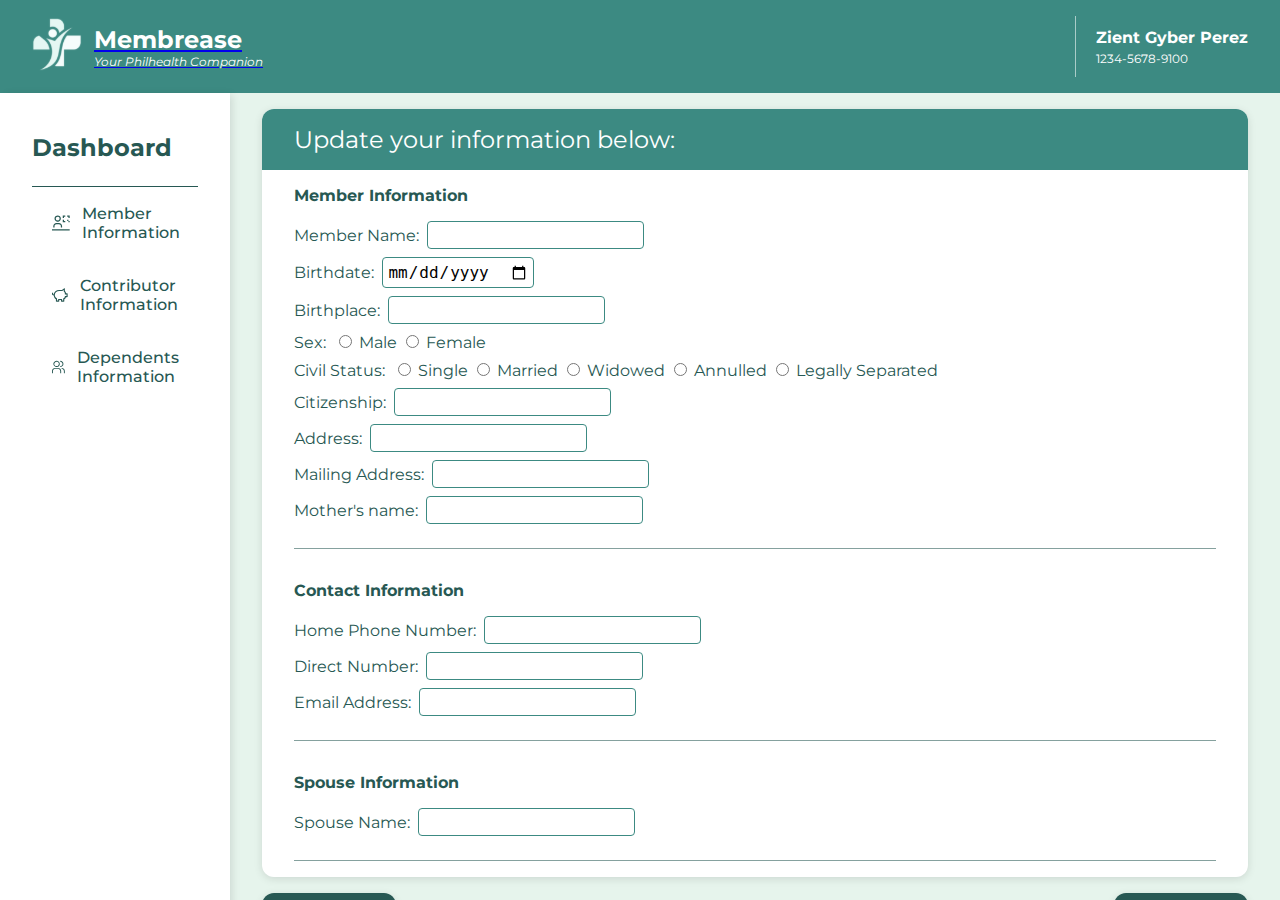
<file: html/member-update.html>
<!DOCTYPE html>
<html lang="en">
<head>
    <meta charset="UTF-8">
    <meta name="viewport" content="width=device-width, initial-scale=1.0">
    <title>Dashboard</title>

    <link rel="stylesheet" href="../css/dashboard.css">
    
    <link rel="stylesheet" href="https://cdnjs.cloudflare.com/ajax/libs/font-awesome/6.6.0/css/all.min.css" integrity="sha512-Kc323vGBEqzTmouAECnVceyQqyqdsSiqLQISBL29aUW4U/M7pSPA/gEUZQqv1cwx4OnYxTxve5UMg5GT6L4JJg==" crossorigin="anonymous" referrerpolicy="no-referrer" />

    <link rel="preconnect" href="https://fonts.googleapis.com">
    <link rel="preconnect" href="https://fonts.gstatic.com" crossorigin>
    <link href="https://fonts.googleapis.com/css2?family=Montserrat:ital,wght@0,100..900;1,100..900&family=Roboto:ital,wght@0,100..900;1,100..900&display=swap" rel="stylesheet">

</head>
<body>

    <div class="parent">

        <div class="topbar">
            
            <a href="../html/member.html">
                <div class="logo">
                    <div class="logo-picture">
                        <svg width="50" height="57" viewBox="0 0 50 57" fill="none" xmlns="http://www.w3.org/2000/svg" xmlns:xlink="http://www.w3.org/1999/xlink">
                            <rect width="50" height="57" fill="url(#pattern0_14_125)"/>
                            <defs>
                            <pattern id="pattern0_14_125" patternContentUnits="objectBoundingBox" width="1" height="1">
                            <use xlink:href="#image0_14_125" transform="matrix(0.000729367 0 0 0.000639795 -0.07 0)"/>
                            </pattern>
                            <image id="image0_14_125" width="1563" height="1563" preserveAspectRatio="none" xlink:href="[data-uri]"/>
                            </defs>
                            </svg>    
                    </div>
                    <div class="logo-title">
                        <div>Membrease</div>
                        <div>Your Philhealth Companion</div>
                    </div>
                </div>
            </a>

            <div class="search-bar">
  
            </div>

            <div class="account">
                <div class="profile-picture">
                    <i class="fa-regular fa-user"></i>
                </div>
                
                <div class="member-name-id-wrapper">
                    <div class="member-name">
                        <div>Zient Gyber Perez</div>
                    </div>
                    <div class="member-id">
                        <div>1234-5678-9100</div>
                    </div>
                </div>
                
            </div>

        </div>
        
        <main class="main">

            <section class="sidebar">

                <div class="sidebar-title">
                    <p>Dashboard</p>
                </div>

                <div class="sidebar-tools">
                    <div class="member-information content-panel active" data-section="member-information">
                        <svg width="28" height="24" viewBox="0 0 28 24" fill="none" xmlns="http://www.w3.org/2000/svg" >
                            <path d="M16 19H14V17C13.9992 16.2046 13.6829 15.442 13.1204 14.8796C12.558 14.3171 11.7954 14.0008 11 14H7C6.20459 14.0008 5.44199 14.3171 4.87956 14.8796C4.31712 15.442 4.00079 16.2046 4 17V19H2V17C2.00159 15.6744 2.52888 14.4036 3.46622 13.4662C4.40356 12.5289 5.67441 12.0016 7 12H11C12.3256 12.0016 13.5964 12.5289 14.5338 13.4662C15.4711 14.4036 15.9984 15.6744 16 17V19ZM9 2C9.59334 2 10.1734 2.17595 10.6667 2.50559C11.1601 2.83524 11.5446 3.30377 11.7716 3.85195C11.9987 4.40013 12.0581 5.00333 11.9424 5.58527C11.8266 6.16721 11.5409 6.70176 11.1213 7.12132C10.7018 7.54088 10.1672 7.8266 9.58527 7.94236C9.00333 8.05811 8.40013 7.9987 7.85195 7.77164C7.30377 7.54458 6.83524 7.16006 6.50559 6.66671C6.17595 6.17336 6 5.59334 6 5C6 4.20435 6.31607 3.44129 6.87868 2.87868C7.44129 2.31607 8.20435 2 9 2ZM9 0C8.01109 0 7.04439 0.293245 6.22215 0.842652C5.3999 1.39206 4.75904 2.17295 4.3806 3.08658C4.00216 4.00021 3.90315 5.00555 4.09607 5.97545C4.289 6.94536 4.7652 7.83627 5.46447 8.53553C6.16373 9.2348 7.05464 9.711 8.02455 9.90393C8.99445 10.0969 9.99979 9.99784 10.9134 9.6194C11.827 9.24096 12.6079 8.6001 13.1573 7.77785C13.7068 6.95561 14 5.98891 14 5C14 3.67392 13.4732 2.40215 12.5355 1.46447C11.5979 0.526784 10.3261 0 9 0ZM0 22H28V24H0V22ZM28 4H26V2H24V0H28V4ZM17 0H21V2H19V4H17V0ZM26 9H28V11H26V9ZM24 7H26V9H24V7ZM17 7H19V9H21V11H17V7Z" fill="#275853"/>
                            </svg>                            
                            Member Information
                    </div>
                    <div class="contributor-information content-panel" data-section="contributor-information">
                        <svg width="28" height="24" viewBox="0 0 28 24" fill="none" xmlns="http://www.w3.org/2000/svg">
                            <path d="M27 9H24.98C24.9512 8.20994 24.7606 7.43419 24.42 6.72072C24.0795 6.00725 23.5962 5.37124 23 4.852V1C23 0.814289 22.9483 0.632245 22.8507 0.474269C22.753 0.316293 22.6133 0.188626 22.4472 0.105573C22.2811 0.0225203 22.0952 -0.0126368 21.9102 0.00404117C21.7252 0.0207191 21.5486 0.0885731 21.4 0.2L17.667 3H13C7.49 3 3.537 6.241 3.052 11H3C2.73478 11 2.48043 10.8946 2.29289 10.7071C2.10536 10.5196 2 10.2652 2 10V8H0V10C0.000794215 10.7954 0.31712 11.558 0.879557 12.1204C1.44199 12.6829 2.20459 12.9992 3 13H3.07C3.21483 14.3113 3.64091 15.5759 4.31915 16.7076C4.99738 17.8392 5.91181 18.8111 7 19.557V23C7 23.2652 7.10536 23.5196 7.29289 23.7071C7.48043 23.8946 7.73478 24 8 24H12C12.2652 24 12.5196 23.8946 12.7071 23.7071C12.8946 23.5196 13 23.2652 13 23V21H16V23C16 23.2652 16.1054 23.5196 16.2929 23.7071C16.4804 23.8946 16.7348 24 17 24H21C21.2652 24 21.5196 23.8946 21.7071 23.7071C21.8946 23.5196 22 23.2652 22 23V19.637C22.722 19.2941 23.3533 18.7863 23.843 18.1545C24.3327 17.5227 24.667 16.7847 24.819 16H27C27.2652 16 27.5196 15.8946 27.7071 15.7071C27.8946 15.5196 28 15.2652 28 15V10C28 9.73478 27.8946 9.48043 27.7071 9.29289C27.5196 9.10536 27.2652 9 27 9ZM26 14H23.124C22.819 16.753 22.301 17.485 20 18.315V22H18V19H11V22H9V18.378C7.79567 17.8054 6.77964 16.9013 6.07114 15.7715C5.36263 14.6418 4.99105 13.3335 5 12C5 7.165 9.018 5 13 5H18.334L21 3V5.776C23.418 7.636 22.913 8.962 23.018 11H26V14Z" fill="#275853"/>
                            </svg>                                               
                            Contributor Information
                    </div>
                    <div class="dependents-information content-panel" data-section="dependents-information">
                        <svg width="23" height="22" viewBox="0 0 23 22" fill="none" xmlns="http://www.w3.org/2000/svg">
                            <path d="M23 22H21.3571V18.0714C21.3558 17.0299 20.9227 16.0314 20.1528 15.2949C19.3828 14.5584 18.3389 14.1441 17.25 14.1429V12.5714C18.7743 12.5735 20.2356 13.1536 21.3135 14.1846C22.3913 15.2156 22.9978 16.6134 23 18.0714V22ZM16.4286 22H14.7857V18.0714C14.7844 17.0299 14.3513 16.0314 13.5813 15.2949C12.8114 14.5584 11.7675 14.1441 10.6786 14.1429H5.75C4.66112 14.1441 3.61721 14.5584 2.84725 15.2949C2.0773 16.0314 1.64416 17.0299 1.64286 18.0714V22H0V18.0714C0.00217296 16.6134 0.608673 15.2156 1.68654 14.1846C2.7644 13.1536 4.22567 12.5735 5.75 12.5714H10.6786C12.2029 12.5735 13.6642 13.1536 14.742 14.1846C15.8199 15.2156 16.4264 16.6134 16.4286 18.0714V22ZM14.7857 0V1.57143C15.875 1.57143 16.9197 1.98533 17.6899 2.72208C18.4601 3.45883 18.8929 4.45808 18.8929 5.5C18.8929 6.54192 18.4601 7.54117 17.6899 8.27792C16.9197 9.01467 15.875 9.42857 14.7857 9.42857V11C16.3107 11 17.7732 10.4205 18.8516 9.38909C19.9299 8.35764 20.5357 6.95869 20.5357 5.5C20.5357 4.04131 19.9299 2.64236 18.8516 1.61091C17.7732 0.579463 16.3107 0 14.7857 0ZM8.21429 1.57143C9.0266 1.57143 9.82068 1.80184 10.4961 2.23351C11.1715 2.66519 11.6979 3.27875 12.0088 3.9966C12.3197 4.71445 12.401 5.50436 12.2425 6.26643C12.084 7.02849 11.6929 7.7285 11.1185 8.27792C10.5441 8.82734 9.81226 9.2015 9.01555 9.35309C8.21884 9.50467 7.39303 9.42687 6.64255 9.12953C5.89207 8.83218 5.25062 8.32865 4.79932 7.6826C4.34802 7.03655 4.10714 6.277 4.10714 5.5C4.10714 4.45808 4.53986 3.45883 5.3101 2.72208C6.08034 1.98533 7.125 1.57143 8.21429 1.57143ZM8.21429 0C7.07704 0 5.96534 0.322569 5.01976 0.926917C4.07417 1.53126 3.33718 2.39025 2.90198 3.39524C2.46677 4.40023 2.35291 5.5061 2.57477 6.573C2.79664 7.63989 3.34427 8.6199 4.14842 9.38909C4.95257 10.1583 5.97713 10.6821 7.09252 10.8943C8.20791 11.1065 9.36404 10.9976 10.4147 10.5813C11.4654 10.1651 12.3634 9.46011 12.9952 8.55564C13.6271 7.65117 13.9643 6.5878 13.9643 5.5C13.9643 4.04131 13.3585 2.64236 12.2801 1.61091C11.2018 0.579463 9.73928 0 8.21429 0Z" fill="#275853"/>
                            </svg>
                            Dependents Information
                    </div>
                    
                 </div>

                 <div class="about-logout">
                    <div></div>
                    <div></div>
                </div>


            </section>


            <section class="dashboard">

                <div class="section-4">
  
                    <div class="update-information">
                      <div class="update-information-title">Update your information below:</div>
            
                      <div class="update-information-list">
            
                        <div class="update-member-information">
                          <p>Member Information</p>
            
                          <div class="update-name">
                            <div>Member Name:</div>
                            <input type="text" />
                          </div>
            
                          <div class="update-birthdate">
                            <div>Birthdate:</div>
                            <input type="date" class="custom-date"/>
                          </div>
            
                          <div class="birthplace">
                            <div>Birthplace:</div>
                            <input type="text" />
                          </div>
            
                          <div class="sex">
                            <div>Sex:</div>
                            <div class="sex-input">
                              <div class="options">
                                <label><input type="radio" name="gender" value="male" /> Male</label>
                                <label><input type="radio" name="gender" value="female" /> Female</label>
                              </div>
                            </div>
                          </div>
            
                          <div class="civil-status">
                            <div>Civil Status:</div>
                            <div class="civil-status-input">
                              <div class="options">
                                <label><input type="radio" name="civil-status" value="S" /> Single</label>
                                <label><input type="radio" name="civil-status" value="M" /> Married</label>
                                <label><input type="radio" name="civil-status" value="W" /> Widowed</label>
                                <label><input type="radio" name="civil-status" value="A" /> Annulled</label>
                                <label><input type="radio" name="civil-status" value="LS" /> Legally Separated</label>
                              </div>
                            </div>
                          </div>
            
                          <div class="citizenship">
                            <div>Citizenship:</div>
                            <input type="text" />
                          </div>
            
                          <div class="address">
                            <div>Address:</div>
                            <input type="text" />
                          </div>
            
                          <div class="mailing-address">
                            <div>Mailing Address:</div>
                            <input type="text" />
                          </div>
            
                          <div class="mother-name">
                            <div>Mother's name:</div>
                            <input type="text" />
                          </div>
            
                        </div>
            
                        <div class="update-contact-information">
                          <p>Contact Information</p>
            
                          <div class="contact-number">
                            <div>Home Phone Number:</div>
                            <input type="tel" />
                          </div>
            
                          <div class="direct-number">
                            <div>Direct Number:</div>
                            <input type="tel" />
                          </div>
            
                          <div class="email-address">
                            <div>Email Address:</div>
                            <input type="email" />
                          </div>
                        </div>
            
                        <div class="update-spouse-information">
                          <p>Spouse Information</p>
            
                          <div class="spouse-name">
                            <div>Spouse Name:</div>
                            <input type="text" />
                          </div>
                        </div>
                      </div>
            
                    </div>
            
                    <div style="display:flex; justify-content: space-between;">
                     <a href="../html/member.html"><button class="cancel-button">Cancel</button></a> 
                      <button class="save-button">Update</button>
                    </div>
                  </div>
                

            </section>

        </main>


    </div>




   

    <script src="../js/script.js"></script>
</body>
</html>
</file>
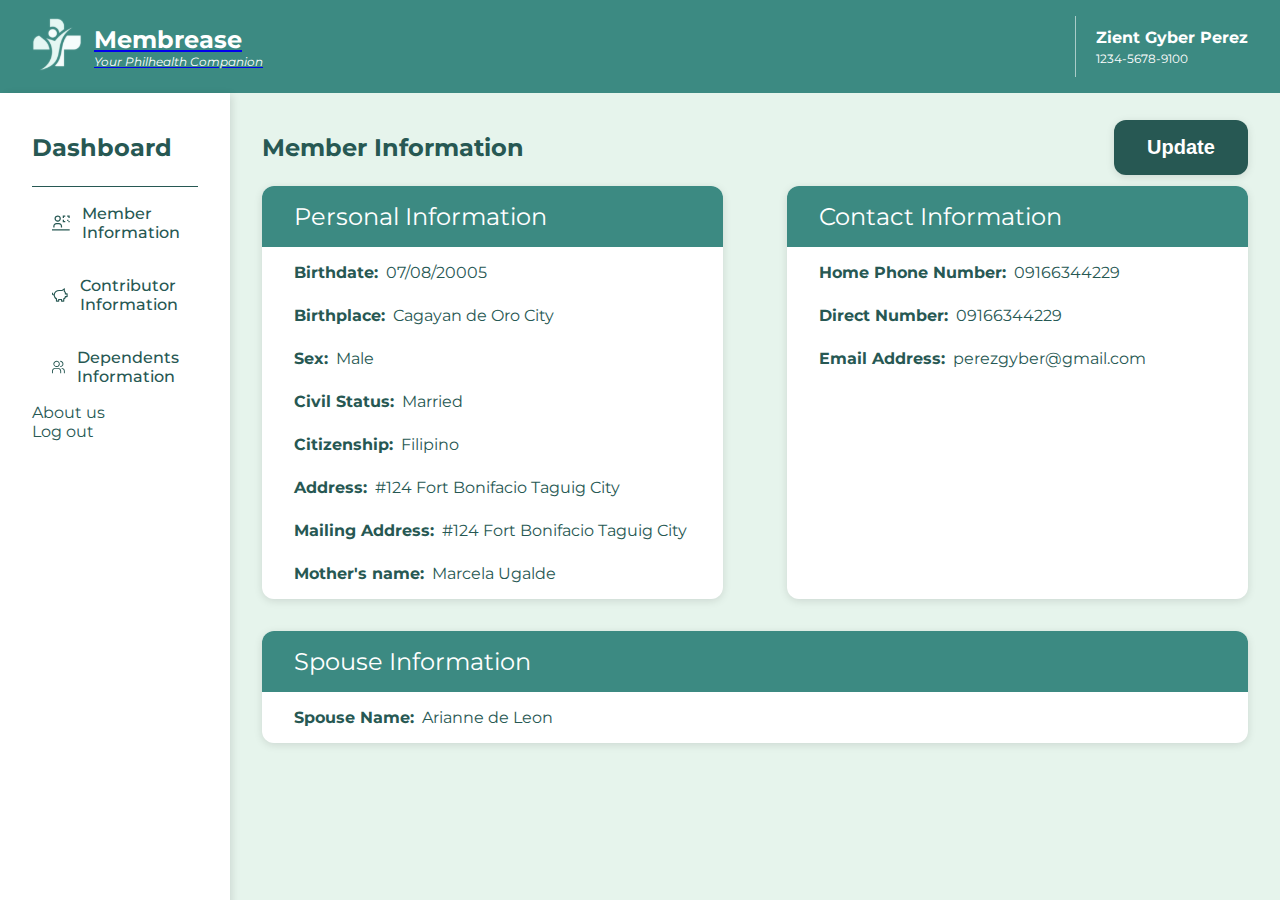
<file: html/member.html>
<!DOCTYPE html>
<html lang="en">
<head>
    <meta charset="UTF-8">
    <meta name="viewport" content="width=device-width, initial-scale=1.0">
    <title>Dashboard</title>

    <link rel="stylesheet" href="../css/dashboard.css">
    
    <link rel="stylesheet" href="https://cdnjs.cloudflare.com/ajax/libs/font-awesome/6.6.0/css/all.min.css" integrity="sha512-Kc323vGBEqzTmouAECnVceyQqyqdsSiqLQISBL29aUW4U/M7pSPA/gEUZQqv1cwx4OnYxTxve5UMg5GT6L4JJg==" crossorigin="anonymous" referrerpolicy="no-referrer" />

    <link rel="preconnect" href="https://fonts.googleapis.com">
    <link rel="preconnect" href="https://fonts.gstatic.com" crossorigin>
    <link href="https://fonts.googleapis.com/css2?family=Montserrat:ital,wght@0,100..900;1,100..900&family=Roboto:ital,wght@0,100..900;1,100..900&display=swap" rel="stylesheet">

</head>
<body>

    <div class="parent">

        <div class="topbar">
            
            <a href="../html/member.html">
                <div class="logo">
                    <div class="logo-picture">
                        <svg width="50" height="57" viewBox="0 0 50 57" fill="none" xmlns="http://www.w3.org/2000/svg" xmlns:xlink="http://www.w3.org/1999/xlink">
                            <rect width="50" height="57" fill="url(#pattern0_14_125)"/>
                            <defs>
                            <pattern id="pattern0_14_125" patternContentUnits="objectBoundingBox" width="1" height="1">
                            <use xlink:href="#image0_14_125" transform="matrix(0.000729367 0 0 0.000639795 -0.07 0)"/>
                            </pattern>
                            <image id="image0_14_125" width="1563" height="1563" preserveAspectRatio="none" xlink:href="[data-uri]"/>
                            </defs>
                            </svg>    
                    </div>
                    <div class="logo-title">
                        <div>Membrease</div>
                        <div>Your Philhealth Companion</div>
                    </div>
                </div>
            </a>
        

            <div class="search-bar">

            </div>

            <div class="account">
                <div class="profile-picture">
                    <i class="fa-regular fa-user"></i>
                </div>
                
                <div class="member-name-id-wrapper">
                    <div class="member-name">
                        <div>Zient Gyber Perez</div>
                    </div>
                    <div class="member-id">
                        <div>1234-5678-9100</div>
                    </div>
                </div>
                
            </div>

        </div>
        
        <main class="main">

            <section class="sidebar">

                <div class="sidebar-title">
                    <p>Dashboard</p>
                </div>

                <div class="sidebar-tools">
                        <div class="member-information content-panel active" data-section="member-information" onclick="window.location.href='member.html'">      
                            <svg width="28" height="24" viewBox="0 0 28 24" fill="none" xmlns="http://www.w3.org/2000/svg" >
                                <path d="M16 19H14V17C13.9992 16.2046 13.6829 15.442 13.1204 14.8796C12.558 14.3171 11.7954 14.0008 11 14H7C6.20459 14.0008 5.44199 14.3171 4.87956 14.8796C4.31712 15.442 4.00079 16.2046 4 17V19H2V17C2.00159 15.6744 2.52888 14.4036 3.46622 13.4662C4.40356 12.5289 5.67441 12.0016 7 12H11C12.3256 12.0016 13.5964 12.5289 14.5338 13.4662C15.4711 14.4036 15.9984 15.6744 16 17V19ZM9 2C9.59334 2 10.1734 2.17595 10.6667 2.50559C11.1601 2.83524 11.5446 3.30377 11.7716 3.85195C11.9987 4.40013 12.0581 5.00333 11.9424 5.58527C11.8266 6.16721 11.5409 6.70176 11.1213 7.12132C10.7018 7.54088 10.1672 7.8266 9.58527 7.94236C9.00333 8.05811 8.40013 7.9987 7.85195 7.77164C7.30377 7.54458 6.83524 7.16006 6.50559 6.66671C6.17595 6.17336 6 5.59334 6 5C6 4.20435 6.31607 3.44129 6.87868 2.87868C7.44129 2.31607 8.20435 2 9 2ZM9 0C8.01109 0 7.04439 0.293245 6.22215 0.842652C5.3999 1.39206 4.75904 2.17295 4.3806 3.08658C4.00216 4.00021 3.90315 5.00555 4.09607 5.97545C4.289 6.94536 4.7652 7.83627 5.46447 8.53553C6.16373 9.2348 7.05464 9.711 8.02455 9.90393C8.99445 10.0969 9.99979 9.99784 10.9134 9.6194C11.827 9.24096 12.6079 8.6001 13.1573 7.77785C13.7068 6.95561 14 5.98891 14 5C14 3.67392 13.4732 2.40215 12.5355 1.46447C11.5979 0.526784 10.3261 0 9 0ZM0 22H28V24H0V22ZM28 4H26V2H24V0H28V4ZM17 0H21V2H19V4H17V0ZM26 9H28V11H26V9ZM24 7H26V9H24V7ZM17 7H19V9H21V11H17V7Z" fill="#275853"/>
                                </svg>                            
                                Member Information
                        </div>

                        <div class="contributor-information content-panel" data-section="contributor-information" onclick="window.location.href='contributor.html'">

                            <svg width="28" height="24" viewBox="0 0 28 24" fill="none" xmlns="http://www.w3.org/2000/svg">
                                <path d="M27 9H24.98C24.9512 8.20994 24.7606 7.43419 24.42 6.72072C24.0795 6.00725 23.5962 5.37124 23 4.852V1C23 0.814289 22.9483 0.632245 22.8507 0.474269C22.753 0.316293 22.6133 0.188626 22.4472 0.105573C22.2811 0.0225203 22.0952 -0.0126368 21.9102 0.00404117C21.7252 0.0207191 21.5486 0.0885731 21.4 0.2L17.667 3H13C7.49 3 3.537 6.241 3.052 11H3C2.73478 11 2.48043 10.8946 2.29289 10.7071C2.10536 10.5196 2 10.2652 2 10V8H0V10C0.000794215 10.7954 0.31712 11.558 0.879557 12.1204C1.44199 12.6829 2.20459 12.9992 3 13H3.07C3.21483 14.3113 3.64091 15.5759 4.31915 16.7076C4.99738 17.8392 5.91181 18.8111 7 19.557V23C7 23.2652 7.10536 23.5196 7.29289 23.7071C7.48043 23.8946 7.73478 24 8 24H12C12.2652 24 12.5196 23.8946 12.7071 23.7071C12.8946 23.5196 13 23.2652 13 23V21H16V23C16 23.2652 16.1054 23.5196 16.2929 23.7071C16.4804 23.8946 16.7348 24 17 24H21C21.2652 24 21.5196 23.8946 21.7071 23.7071C21.8946 23.5196 22 23.2652 22 23V19.637C22.722 19.2941 23.3533 18.7863 23.843 18.1545C24.3327 17.5227 24.667 16.7847 24.819 16H27C27.2652 16 27.5196 15.8946 27.7071 15.7071C27.8946 15.5196 28 15.2652 28 15V10C28 9.73478 27.8946 9.48043 27.7071 9.29289C27.5196 9.10536 27.2652 9 27 9ZM26 14H23.124C22.819 16.753 22.301 17.485 20 18.315V22H18V19H11V22H9V18.378C7.79567 17.8054 6.77964 16.9013 6.07114 15.7715C5.36263 14.6418 4.99105 13.3335 5 12C5 7.165 9.018 5 13 5H18.334L21 3V5.776C23.418 7.636 22.913 8.962 23.018 11H26V14Z" fill="#275853"/>
                                </svg>                                               
                                Contributor Information
                        </div>


                        <div class="dependents-information content-panel" data-section="dependents-information" onclick="window.location.href='dependent.html'">

                            <svg width="23" height="22" viewBox="0 0 23 22" fill="none" xmlns="http://www.w3.org/2000/svg">
                                <path d="M23 22H21.3571V18.0714C21.3558 17.0299 20.9227 16.0314 20.1528 15.2949C19.3828 14.5584 18.3389 14.1441 17.25 14.1429V12.5714C18.7743 12.5735 20.2356 13.1536 21.3135 14.1846C22.3913 15.2156 22.9978 16.6134 23 18.0714V22ZM16.4286 22H14.7857V18.0714C14.7844 17.0299 14.3513 16.0314 13.5813 15.2949C12.8114 14.5584 11.7675 14.1441 10.6786 14.1429H5.75C4.66112 14.1441 3.61721 14.5584 2.84725 15.2949C2.0773 16.0314 1.64416 17.0299 1.64286 18.0714V22H0V18.0714C0.00217296 16.6134 0.608673 15.2156 1.68654 14.1846C2.7644 13.1536 4.22567 12.5735 5.75 12.5714H10.6786C12.2029 12.5735 13.6642 13.1536 14.742 14.1846C15.8199 15.2156 16.4264 16.6134 16.4286 18.0714V22ZM14.7857 0V1.57143C15.875 1.57143 16.9197 1.98533 17.6899 2.72208C18.4601 3.45883 18.8929 4.45808 18.8929 5.5C18.8929 6.54192 18.4601 7.54117 17.6899 8.27792C16.9197 9.01467 15.875 9.42857 14.7857 9.42857V11C16.3107 11 17.7732 10.4205 18.8516 9.38909C19.9299 8.35764 20.5357 6.95869 20.5357 5.5C20.5357 4.04131 19.9299 2.64236 18.8516 1.61091C17.7732 0.579463 16.3107 0 14.7857 0ZM8.21429 1.57143C9.0266 1.57143 9.82068 1.80184 10.4961 2.23351C11.1715 2.66519 11.6979 3.27875 12.0088 3.9966C12.3197 4.71445 12.401 5.50436 12.2425 6.26643C12.084 7.02849 11.6929 7.7285 11.1185 8.27792C10.5441 8.82734 9.81226 9.2015 9.01555 9.35309C8.21884 9.50467 7.39303 9.42687 6.64255 9.12953C5.89207 8.83218 5.25062 8.32865 4.79932 7.6826C4.34802 7.03655 4.10714 6.277 4.10714 5.5C4.10714 4.45808 4.53986 3.45883 5.3101 2.72208C6.08034 1.98533 7.125 1.57143 8.21429 1.57143ZM8.21429 0C7.07704 0 5.96534 0.322569 5.01976 0.926917C4.07417 1.53126 3.33718 2.39025 2.90198 3.39524C2.46677 4.40023 2.35291 5.5061 2.57477 6.573C2.79664 7.63989 3.34427 8.6199 4.14842 9.38909C4.95257 10.1583 5.97713 10.6821 7.09252 10.8943C8.20791 11.1065 9.36404 10.9976 10.4147 10.5813C11.4654 10.1651 12.3634 9.46011 12.9952 8.55564C13.6271 7.65117 13.9643 6.5878 13.9643 5.5C13.9643 4.04131 13.3585 2.64236 12.2801 1.61091C11.2018 0.579463 9.73928 0 8.21429 0Z" fill="#275853"/>
                                </svg>
                                Dependents Information

                        </div>
 

                      
            

                 </div>

                 <div class="about-out">
                    <div class="about-us" onclick="window.location.href='about-us.html'">
                        <div>About us</div>
                    </div>

                    <div class="log-out">
                        <div onclick="window.location.href=''">Log out</div>
                    </div>
                </div>


            </section>


            <section class="dashboard">

                <div class="section-1">
                    <div class="dashboard-title">
                        <p>Member Information</p>
                    </div>

                    <a class="" href="../html/member-update.html">
                        <div class="button" onclick="">
                            <button class="update-button">Update</button>
                        </div>
                    </a>
                    
                </div>

                <div class="section-2">
                    <div class="personal-information">

                        <div class="personal-information-title">Personal Information</div>

                        <div class="personal-information-list">
                            <div class="birthdate">
                                <div>Birthdate:</div>
                                <div>07/08/20005</div>
                            </div>
                            <div class="birthplace">
                                <div>Birthplace:</div>
                                <div>Cagayan de Oro City</div>

                            </div>
                            <div class="sex">
                                <div>Sex:</div>
                                <div>Male</div>                                  
                            </div>
                            <div class="civil-status">
                                <div>Civil Status:</div>
                                <div>Married</div>
                            </div>
                            <div class="citizenship">
                                <div>Citizenship:</div>
                                <div>Filipino</div>
                            </div>
                            <div class="address">
                                <div>Address:</div>
                                <div>#124 Fort Bonifacio Taguig City</div>
                            </div>
                            <div class="mailing-address">
                                <div>Mailing Address:</div>
                                <div>#124 Fort Bonifacio Taguig City</div>
                            </div>
                            <div class="mother-name">
                                <div>Mother's name:</div>
                                <div>Marcela Ugalde</div>
                            </div>
                        </div>
                    </div>
                    <div class="contact-information">

                        <div class="contact-information-title">Contact Information</div>

                        <div class="contact-information-list">

                            <div class="contact-number">
                                <div>Home Phone Number:</div>
                                <div>09166344229</div>

                            </div>

                            <div class="direct-number">
                                <div>Direct Number:</div>
                                <div>09166344229</div>
                            </div>

                            <div class="email-address">
                                <div>Email Address:</div>
                                <div>perezgyber@gmail.com</div>
                            </div>

                        </div>
                        

                    </div>
                </div>

                <div class="section-3">
                    <div class="spouse-information">

                        <div class="spouse-information-title">Spouse Information</div>

                        <div class="spouse-information-list">

                            <div class="spouse-name">
                                <div>Spouse Name: </div>
                                <div>Arianne de Leon</div>
                            </div>

                        </div>
                        
                    </div>
                </div>
                

            </section>

        </main>



    </div>





   

    <script src="../js/script.js"> </script>
    
</body>
</html>
</file>
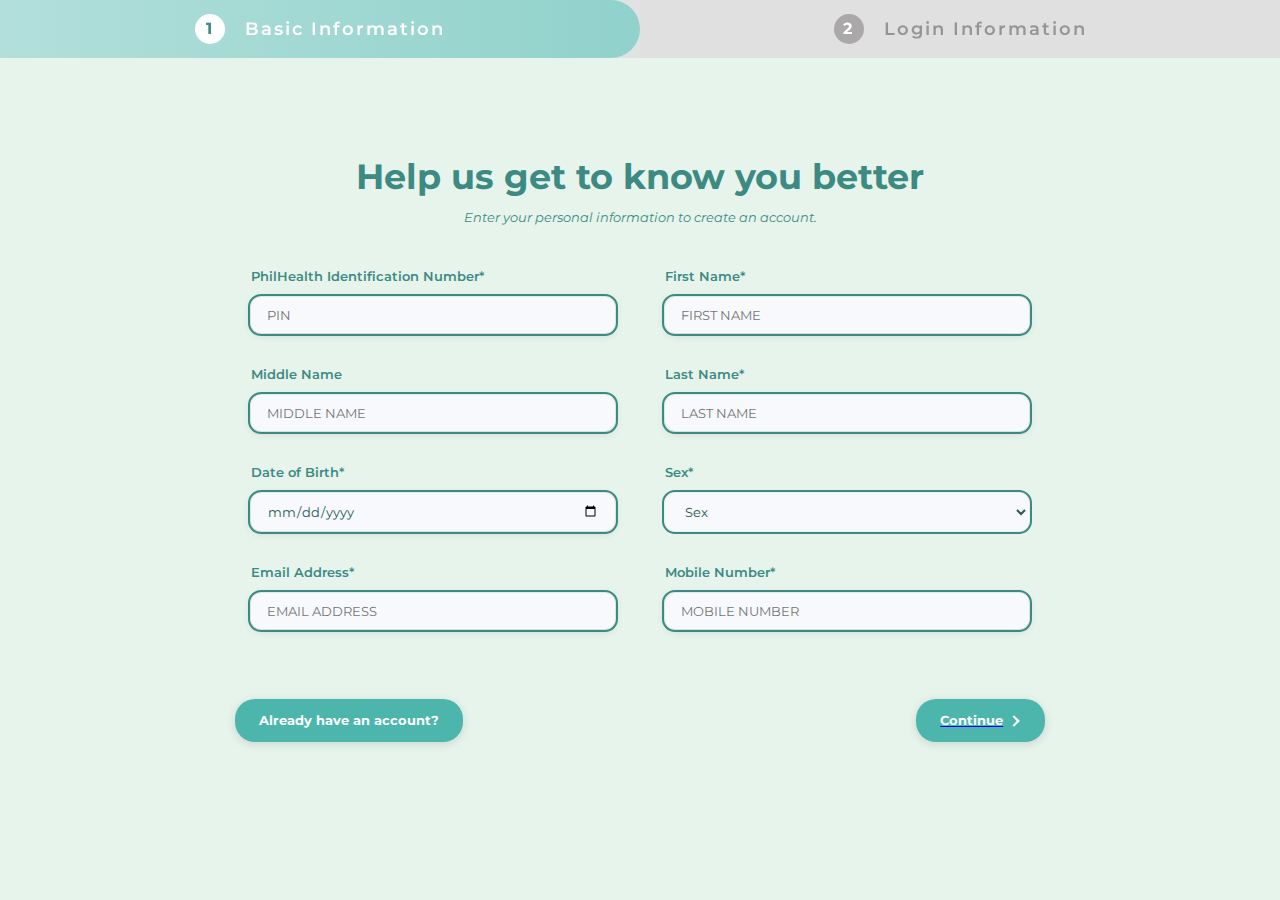
<file: Registration/html/basicinfo.html>
<!DOCTYPE html>
<html lang="en">
<head>
  <meta charset="UTF-8">
  <meta name="viewport" content="width=device-width, initial-scale=1.0">
  <title>MembrEase Registration</title>
  <link rel="stylesheet" href="../css/style.css"> 
  <link rel="preconnect" href="https://fonts.googleapis.com">
  <link rel="preconnect" href="https://fonts.gstatic.com" crossorigin>
  <link href="https://fonts.googleapis.com/css2?family=Roboto:ital,wght@0,100..900;1,100..900&display=swap" rel="stylesheet">
  <link rel="preconnect" href="https://fonts.googleapis.com">
  <link rel="preconnect" href="https://fonts.gstatic.com" crossorigin>
  <link href="https://fonts.googleapis.com/css2?family=Montserrat:ital,wght@0,100..900;1,100..900&family=Roboto:ital,wght@0,100..900;1,100..900&display=swap" rel="stylesheet">
</head>
<body>
  <div class="steps">
    <div class="basic">
      <p class="num1">1</p>
      <p>Basic Information</p>
    </div>
    <div class="login">
      <p class="num2">2</p>
      <p>Login Information</p>
    </div>
  </div>

  <div class="info">
      <div class="introRow">
          <h2 class="basicInfo">Help us get to know you better</h2>
          <h4 class="desc">Enter your personal information to create an account. </h4>
      </div>

      <div class="row">
        <div class="PIN">
          <p>PhilHealth Identification Number*</p>
          <input type="text" placeholder="PIN">
        </div>

        <div class="fname">
          <p>First Name*</p>
          <input type="text" placeholder="FIRST NAME">
        </div>
      </div>

      <div class="row">
        <div class="mname">
          <p>Middle Name</p>
          <input type="text" placeholder="MIDDLE NAME">
        </div>

        <div class="lname">
          <p>Last Name*</p>
          <input type="text" placeholder="LAST NAME">
        </div>
      </div>

      <div class="row">
        <div class="dob">
          <p>Date of Birth*</p>
          <input type="date">
        </div>
        <div class="sex">
          <p>Sex*</p>
          <select name="sex">
            <option value="" disabled selected>Sex</option>
            <option value="Male">Male</option>
            <option value="Female">Female</option>
          </select>
        </div>
      </div>

      <div class="row">
        <div class="email">
          <p>Email Address*</p>
          <input type="text" placeholder="EMAIL ADDRESS">
        </div>
        <div class="number">
          <p>Mobile Number*</p>
          <input type="text" placeholder="MOBILE NUMBER">
        </div>
      </div>

      <div class="buttonrow">
        <button class="haveacc">
          Already have an account?
        </button>
        <a href="loginpass.html" class="next">
          <button>
            Continue
            <div class="arrow-wrapper">
            <div class="arrow"></div></button>
        </a>
      </div> 
    </div>
</body>
</html>
</file>
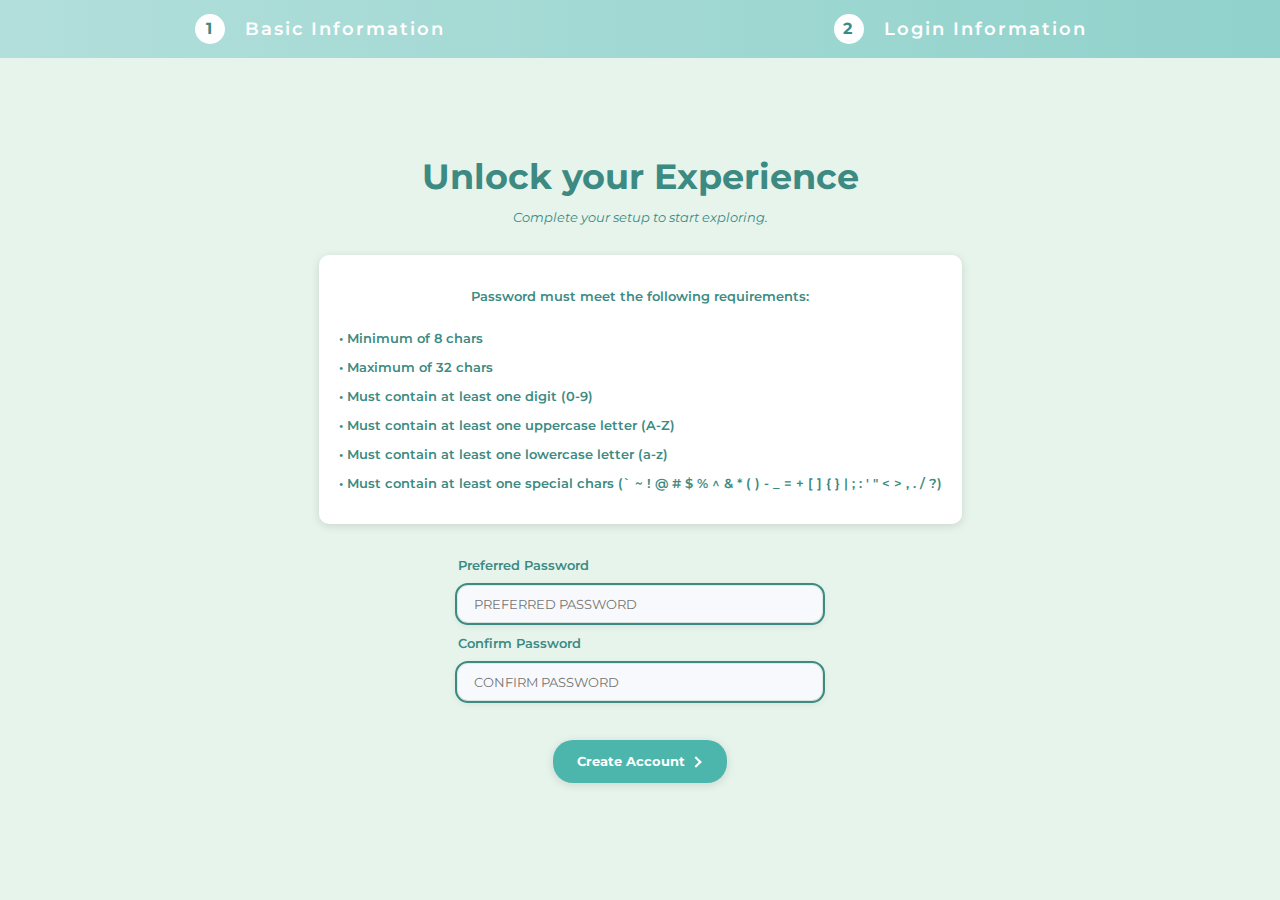
<file: Registration/html/loginpass.html>
<!DOCTYPE html>
<html lang="en">
<head>
  <meta charset="UTF-8">
  <meta name="viewport" content="width=device-width, initial-scale=1.0">
  <link rel="preconnect" href="https://fonts.googleapis.com">
  <link rel="preconnect" href="https://fonts.gstatic.com" crossorigin>
  <link href="https://fonts.googleapis.com/css2?family=Roboto:ital,wght@0,100..900;1,100..900&display=swap" rel="stylesheet">
  <link rel="preconnect" href="https://fonts.googleapis.com">
  <link rel="preconnect" href="https://fonts.gstatic.com" crossorigin>
  <link href="https://fonts.googleapis.com/css2?family=Montserrat:ital,wght@0,100..900;1,100..900&family=Roboto:ital,wght@0,100..900;1,100..900&display=swap" rel="stylesheet">
  <title>MembrEase Login Information</title>
  <link rel="stylesheet" href="../css/stylelog.css"> 
</head>
<body>
    <div class="steps">
      <div class="basic">
        <p class="num">1</p>
        <p>Basic Information</p>
      </div>
      <div class="login">
        <p class="num">2</p>
        <p>Login Information</p>
      </div>
  </div>

   <div class="info">
      <div class="introRow">
          <h2 class="basicInfo">Unlock your Experience</h2>
          <h4 class="desc">Complete your setup to start exploring.</h4>
      </div>

  <div class="password">
    <div class="passreq">
      <div class="description">
        <p>Password must meet the following requirements:</p>
      </div>
      <div class="req">
        <p> • Minimum of 8 chars </p>
        <p>  • Maximum of 32 chars</p>
        <p>  • Must contain at least one digit (0-9)</p>
        <p>  • Must contain at least one uppercase letter (A-Z)</p>
        <p> • Must contain at least one lowercase letter (a-z)</p>
        <p> • Must contain at least one special chars (` ~ ! @ # $ % ^ & * ( ) - _ = + [ ] { } | ; : ' " < > , . / ?)</p>
      </div>
    </div>
    <div class="prefpass">
      <p>Preferred Password</p>
      <input type="text" placeholder="PREFERRED PASSWORD">
    </div>
    <div class="confirm">
      <p>Confirm Password</p>
      <input type="text" placeholder="CONFIRM PASSWORD">
    </div>
    <button class="create">
      Create Account
        <div class="arrow-wrapper">
        <div class="arrow"></div></button>
    </button>
  </div>
</body>
</html>
</file>
<file: css/design.css>
/*

hi mom

*/

body{
    padding: 0;
    margin: 0;
    font-family: Roboto, Poppins;
}

button:hover{
    cursor: pointer;
}

.parent{
    height: 100svh;
    display: grid;
    grid-template-columns: auto auto;

}

.section-1{
    background-image: url(../assets/cat.jpg);
    background-position: center;
    background-size: cover;

}

.section-2{
    background-color: #ffffff;
    display: flex;
    flex-direction: column;
    justify-content: center;
    padding: 5rem;
}

.title{
    font-size: 3.25rem;
    font-weight: bold;
    margin-bottom: 3.25rem;
    color: #141414 ;
}

.section-2 input::-webkit-input-placeholder{
    font-size: 1rem;
}
 
.section-2 input{
    padding: 1rem;
    width: auto;
}

.pin{
    margin-bottom: 1.25rem;
}

.password{
    margin-bottom: 0.75rem;
}

.pin, .password{
    display: flex;
    flex-direction: column;
    gap: 0.5rem;
    color: black;
    
}

.pin input, .password input{
    border: solid 1px #27585340;
}

.pin input:focus, .password input:focus{
    border: solid 1px #27585390;
    outline: none;
}

.user-help{
    display: flex;
    align-items: center;
    width: auto;
    justify-content: space-between;
}

.remember-me{
    display: flex;
    justify-content: center;
    align-items: center;
}

.remember-me input{
    accent-color: #3C8A82 ;
    height: 20px;
    width: 20px;
    margin-right: 8px;
    cursor: pointer;
    transition: all 0.2s;
}

.remember-me input:checked{
    background-color: #3C8A82;
    border-color: #3C8A82;
}

.forgot-password{
    display: flex;
}

.forgot-password a {
    text-decoration: none;
    color: #3C8A82;
}

.log-in, .register{
    padding: 1rem;
    width: auto;
    border: none;
    font-size: 20px;
}

.log-in{
    background-color: #3C8A82;
    margin-bottom: 3.75rem;
    color: #ffffff;
    transition: all 0.2s ease-in-out;
}

.log-in:hover{
    background-color: #275853;
}

.log-in:active{
    background-color: #3C8A82;
    transform: scale(0.99);
}

.register{
    border: #3C8A82 solid 2px;
    background-color: #ffffff;
    color: #3C8A82;
    transition: all 0.2s ease-in-out;
}

.register:active{
    transform: scale(0.99);
}
</file>
<file: css/dashboard.css>
body{
    padding: 0;
    margin: 0;
    font-family: Montserrat, Roboto, Poppins
}

button:hover{
    cursor: pointer;
}

.parent{
    height: 100svh;
    background-color: #ffffff;
    overflow: hidden;
}

.topbar{
    display: flex;
    justify-content: space-between;
    align-content: center;
    padding: 1rem 2rem;
    background-color: #3C8A82;
    color: #ffffff;
}

.logo{
    display: flex;
    align-items: center;
    color: #ffffff;
}

.logo-title{
    margin-left: 12px;
}

.logo-title > div:first-child{
    font-size: 24px;
    font-weight: bold;
}

.logo-title > div:last-child{
    font-size: 12px;
    font-style: italic;
}

.search-bar{
    display: flex;
    align-items: center;
    justify-content: center;
    position: relative;
}

.search-bar i{
    position: absolute;
    color: #3C8A82;
    left: 12px;
}

.search-bar input{
    width: 520px;
    height: 36px;
    padding-left: 36px;
    cursor: pointer;
    outline: none;
    border-radius: 20px;
    border: none;
}

.account{
    display: flex;
    justify-content: center;
    align-items: center;
    border-left: solid 1px #ffffff90;
    padding-left: 12px;
}

.profile-picture{
    display: flex;
    justify-content: center;
    align-items: center;
}

.fa-user{
    font-size: 32px;
}

.member-name-id-wrapper{
    margin-left: 8px;
}

.member-name-id-wrapper > div:first-child{
    font-weight: bold;
    margin-bottom: 4px;
}

.member-name-id-wrapper > div:last-child{
    font-size: 12px;
}


.main{
    display: grid;
    grid-template-columns: 18% 1fr;
    height: 100%;
}

.sidebar {
    padding: 1rem 2rem;
    background-color: #ffffff;
    color: #275853;
    box-shadow: 4px 0 8px -2px rgba(0, 0, 0, 0.115);
    z-index: 1;
}


.sidebar-title{
    font-size: 24px;
    font-weight: bold;
    color: #275853;
}

.sidebar-tools{
    display: flex;
    flex-direction: column;
    font-size: 16px;
    font-weight: 500;
    border-top: solid 1px #275853;
}

.sidebar-tools div{
    display: flex;
    align-items: center;    
    height: 40px;
    padding: 8px;
    margin: 8px 0px;
    cursor: pointer;
    transition: all 0.2s ease-in-out;
    border-radius: 16px;
}

.sidebar-tools svg{
    margin: 12px;
}

.sidebar-tools div:hover{
    background-color: #275853;
    color: #ffffff;
}

.sidebar-tools svg path {
    fill: #275853;
    transition: fill 0.2s ease-in-out;
  }
  
  .sidebar-tools div:hover svg path {
    fill: #ffffff;
  }
  

.sidebar-tools svg:hover{
    fill: #ffffff;
}

.about-logout{
    display: flex;
    flex-direction: column;
    justify-content: start;
    align-items: start;
}

.dashboard {
    height: 100%; 
    background-color: #E6F4EC;
    display: flex;
    flex-direction: column;
    padding: 1rem 2rem;
  }
  

.section-1{
    display: flex;
    justify-content: space-between;
    align-items: center;
}

.dashboard-title{
    font-size: 24px;
    font-weight: bold;
    color: #275853;
}

.update-button, .cancel-button, .save-button{
    width: 134px;
    height: 55px;
    background-color: #275853;
    color: #ffffff;
    font-size: 20px;
    font-weight: bold;
    border: none;
    border-radius: 12px;
    transition: all 0.1s ease-in-out;

    box-shadow: 0 2px 8px rgba(0, 0, 0, 0.115);

}

.update-button:hover, .cancel-button:hover, .save-button:hover{
    background-color: #27585399;
}

.update-button:active, .cancel-button:active, .save-button:active{
    background-color: #275853;
    color: #ffffff;
}


.section-2{
    display: grid;
    grid-template-columns: 1fr 1fr;
    gap: 4rem;
    margin-bottom: 2rem;
}

.personal-information, .contact-information, .spouse-information{
    background-color: #FFFFFF;
    display: flex;
    flex-direction: column;
    border-radius: 12px;
    overflow: hidden;
    color: #275853;

    box-shadow: 0 2px 8px rgba(0, 0, 0, 0.115);

}

.personal-information-title, .contact-information-title, .spouse-information-title, .update-information-title{
    background-color: #3C8A82;
    font-size: 24px;
    padding: 16px 32px;
    color: #ffffff;
}

.personal-information-list, .contact-information-list, .spouse-information-list{
    padding: 0px 32px;
}

.personal-information-list div, .contact-information-list div, .spouse-information-list div{
    margin: 8px 0px;
    display: flex;
    font-weight: bold;
    align-items: center;
}

.personal-information-list div > :last-child, .contact-information-list div > :last-child, .spouse-information-list div > :last-child{
    margin-left: 8px;
    font-weight: 400;
}

.section-3{
    display: grid;
    height: auto;
}


.section-4{
    display: flex;
    flex-direction: column;
}

.update-information{
    background-color: #FFFFFF;
    display: flex;
    flex-direction: column;
    border-radius: 12px;
    overflow: hidden;
    color: #275853;
    margin-bottom: 1rem;

    box-shadow: 0 2px 8px rgba(0, 0, 0, 0.115);

}

.update-information-list{
    display: flex;
    padding: 0px 32px;
    flex-direction: column;
}

.update-information-list > div > div{
    display: flex;
    align-items: center;
    margin: 8px 0px;
    gap: 8px;
}

.update-information-list > div > div > input{
    padding: 4px 4px;
    font-size: 16px;
    border: 1px solid #3C8A82;
    border-radius: 4px;
    transition: all 0.2s ease-in-out;
}

.update-information-list > div > p{
    font-weight: bold;
}

.update-information-list > div > div > input:focus{
    outline: 1px solid #275853;
}

.update-member-information, .update-contact-information, .update-spouse-information{
    padding-bottom: 16px;
    margin-bottom: 16px;
    border-bottom: solid 1px #27585390;
}
</file>
<file: Registration/css/style.css>
body {
  background-color: #e6f4ec;
}

h1, h2, h3, h4, p{
  font-family: Montserrat, Sans-Serif;
}

/*----------------------------------- HEADER -----------------------------------*/
.steps {
  position: fixed;
  top: 0;
  left: 0;
  width: 100%;
  display: flex;
  justify-content: space-between;
  align-items: center;
  background-color: rgba(222, 221, 221, 0.748);
  z-index: 999; 
  letter-spacing: 2px;
  font-size: large;
  font-weight: 600;
}

.basic {
  display: flex;
  flex-direction: row;
  width: 50%;
  align-items: center;
  justify-content: center;
  background-color: lightgreen;
  border-top-right-radius: 50px;
  border-bottom-right-radius: 50px;
  animation: gradient-animation 3.5s ease infinite;
  z-index: 999;
  background-image: linear-gradient(to right, #b2dfdb, #80cbc4, #4db6ac);
  background-size: 300% 300%;
  color: white;
}

.num1 {
  background-color: white;
  display: flex;
  align-items: center;
  justify-content: center;
  color: #3c8a82;
  font-weight: bold;
  font-size: 16px;
  width: 30px;          
  height: 30px;         
  border-radius: 50%;   
  line-height: 1;      
  text-align: center;
  padding: 0;         
  margin-top: 0;          
  margin-left: 0;    
  margin-bottom: 0;    
  margin-right: 20px;
}

@keyframes gradient-animation {
  0% {
    background-position: 0% 50%;
  }
  50% {
    background-position: 100% 50%;
  }
  100% {
    background-position: 0% 50%;
  }
}

.login {
  display: flex;
  flex-direction: row;
  width: 50%;
  align-items: center;
  justify-content: center;
  background-color: rgba(222, 221, 221, 0.748);
  color: rgba(128, 128, 128, 0.771);
}

.num2 {
  background-color: rgb(170, 168, 168);
  display: flex;
  flex-direction: row;
  align-items: center;
  justify-content: center;
  color: white;
  font-weight: bold;
  font-size: 16px;
  width: 30px;         
  height: 30px;         
  border-radius: 50%;   
  line-height: 1;       
  text-align: center;
  padding: 0;           
  margin-top: 0;          
  margin-left: 0;    
  margin-bottom: 0;    
  margin-right: 20px;
}

/*----------------------------------- HEADER TITLE -----------------------------------*/
.basicInfo{
  color: #3c8a82;
  font-size: 35px;
  margin-bottom: 11px;
  margin-top: 25px;
}

.desc{
  font-size: 25;
  color: #3c8a82;
  margin: 0;
  font-weight: 400;
  font-style: italic;
}

/*----------------------------------- INPUT CARD -----------------------------------*/
input {
  border-radius: 10px;
  outline: 2px solid #3c8a82;
  font-family: Montserrat, sans-serif;
  color: #275853;
  border: 0;
  background-color: #F7F9FC;
  outline-offset: 1px;
  padding: 10px 1rem;
  transition: 0.25s;
  width: 332px;
  box-shadow: rgba(99, 99, 99, 0.2) 0px 2px 8px 0px;
}

.input:focus {
  outline-offset: 5px;
  background-color: #fff
}

.sex {
  width: 364px;
}

select {
  border-radius: 10px;
  outline: 2px solid #3c8a82;
  font-family: Montserrat, sans-serif;
  color: #275853;
  border: 0;
  background-color: #F7F9FC;
  outline-offset: 1px;
  padding: 10px 1rem;
  transition: 0.25s;
  width: 364px;
}

.introRow {
  display: flex;
  flex-direction: column;
  margin-top: 20px;
  margin-bottom: 30px;
  align-items: center;
}

.info {
  margin-top: 100px;
  padding-top: 10px;
  padding-bottom: 100px;
  color: #3c8a82;
  font-weight: 600;
  font-size: small;
}

.row{
  margin-top: 20px;
  display: flex;
  align-items: center;
  justify-content: center;
  gap: 50px;
}

.buttonrow{
  margin-top: 70px;
  display: flex;
  align-items: center;
  justify-content: space-around;
}

button {
  --primary-color: #4db6ac;
  --secondary-color: #fff;
  --hover-color: #80cbc4;
  --arrow-width: 10px;
  --arrow-stroke: 2px;
  box-sizing: border-box;
  border: 0;
  border-radius: 20px;
  color: var(--secondary-color);
  padding: 1em 1.8em;
  background: var(--primary-color);
  display: flex;
  transition: 0.2s background;
  align-items: center;
  gap: 0.6em;
  font-family: Montserrat;
  font-weight: bold;
  box-shadow: rgba(99, 99, 99, 0.2) 0px 2px 8px 0px;
}

button .arrow-wrapper {
  display: flex;
  justify-content: center;
  align-items: center;
}

button .arrow {
  margin-top: 1px;
  width: var(--arrow-width);
  background: var(--primary-color);
  height: var(--arrow-stroke);
  position: relative;
  transition: 0.2s;
}

button .arrow::before {
  content: "";
  box-sizing: border-box;
  position: absolute;
  border: solid var(--secondary-color);
  border-width: 0 var(--arrow-stroke) var(--arrow-stroke) 0;
  display: inline-block;
  top: -3px;
  right: 3px;
  transition: 0.2s;
  padding: 3px;
  transform: rotate(-45deg);
}

button:hover {
  background-color: var(--hover-color);
}

button:hover .arrow {
  background: var(--secondary-color);
}

button:hover .arrow:before {
  right: 0;
}

a {
  text-decoration: none7;
}
</file>
<file: Registration/css/stylelog.css>
body {
  background-color: #e6f4ec;
}

h1, h2, h3, h4, p{
  font-family: Montserrat, Sans-Serif;
}

/*----------------------------------- HEADER -----------------------------------*/
.steps {
  position: fixed;
  top: 0;
  left: 0;
  width: 100%;
  display: flex;
  justify-content: space-evenly;
  align-items: center;
  background-color: lightgreen;
  z-index: 999; 
  letter-spacing: 2px;
  font-size: large;
  font-weight: 600;
  animation: gradient-animation 3.5s ease infinite;
  z-index: 999;
  background-image: linear-gradient(to right, #b2dfdb, #80cbc4, #4db6ac);
  background-size: 300% 300%;
  color: white;
}

.basic {
  display: flex;
  flex-direction: row;
  width: 50%;
  align-items: center;
  justify-content: center;
  color: white;
}

.login {
  display: flex;
  flex-direction: row;
  width: 50%;
  align-items: center;
  justify-content: center;
  color: white;
}

.num {
  background-color: white;
  display: flex;
  align-items: center;
  justify-content: center;
  color: #3c8a82;
  font-weight: bold;
  font-size: 16px;
  width: 30px;          
  height: 30px;         
  border-radius: 50%;   
  line-height: 1;      
  text-align: center;
  padding: 0;         
  margin-top: 0;          
  margin-left: 0;    
  margin-bottom: 0;    
  margin-right: 20px;
}

@keyframes gradient-animation {
  0% {
    background-position: 0% 50%;
  }
  50% {
    background-position: 100% 50%;
  }
  100% {
    background-position: 0% 50%;
  }
}


/*----------------------------------- INPUT CARD -----------------------------------*/
input {
  border-radius: 10px;
  outline: 2px solid #3c8a82;
  font-family: Montserrat, sans-serif;
  color: #275853;
  border: 0;
  background-color: #F7F9FC;
  outline-offset: 1px;
  padding: 10px 1rem;
  transition: 0.25s;
  width: 332px;
  box-shadow: rgba(99, 99, 99, 0.2) 0px 2px 8px 0px;
}

.input:focus {
  outline-offset: 5px;
  background-color: #fff
}


/*----------------------------------- HEADER TITLE -----------------------------------*/
.basicInfo{
  color: #3c8a82;
  font-size: 35px;
  margin-bottom: 11px;
  margin-top: 25px;
}

.desc{
  font-size: 25;
  color: #3c8a82;
  margin: 0;
  font-weight: 400;
  font-style: italic;
}

.introRow {
  display: flex;
  flex-direction: column;
  margin-top: 20px;
  margin-bottom: 30px;
  align-items: center;
}

.info {
  margin-top: 100px;
  padding-top: 10px;
  padding-bottom: 100px;
  color: #3c8a82;
  font-weight: 600;
  font-size: small;
}

/*----------------------------------- DESCRIPTION -----------------------------------*/
.password {
  display: flex;
  flex-direction: column;
  justify-content: center;
  align-items: center;
  height: 100%;
}

.passreq {
  display: flex;
  background-color: white;
  flex-direction: column;
  align-items: center;
  padding: 20px;
  border-radius: 10px;
  box-shadow: rgba(99, 99, 99, 0.2) 0px 2px 8px 0px;
  margin-bottom: 20px;
}

/*----------------------------------- BUTTON -----------------------------------*/
button {
  --primary-color: #4db6ac;
  --secondary-color: #fff;
  --hover-color: #80cbc4;
  --arrow-width: 10px;
  --arrow-stroke: 2px;
  box-sizing: border-box;
  border: 0;
  border-radius: 20px;
  color: var(--secondary-color);
  padding: 1em 1.8em;
  background: var(--primary-color);
  display: flex;
  transition: 0.2s background;
  align-items: center;
  gap: 0.6em;
  font-family: Montserrat;
  font-weight: bold;
  box-shadow: rgba(99, 99, 99, 0.2) 0px 2px 8px 0px;
  margin-top: 40px;
}

button .arrow-wrapper {
  display: flex;
  justify-content: center;
  align-items: center;
}

button .arrow {
  margin-top: 1px;
  width: var(--arrow-width);
  background: var(--primary-color);
  height: var(--arrow-stroke);
  position: relative;
  transition: 0.2s;
}

button .arrow::before {
  content: "";
  box-sizing: border-box;
  position: absolute;
  border: solid var(--secondary-color);
  border-width: 0 var(--arrow-stroke) var(--arrow-stroke) 0;
  display: inline-block;
  top: -3px;
  right: 3px;
  transition: 0.2s;
  padding: 3px;
  transform: rotate(-45deg);
}

button:hover {
  background-color: var(--hover-color);
}

button:hover .arrow {
  background: var(--secondary-color);
}

button:hover .arrow:before {
  right: 0;
}
</file>
